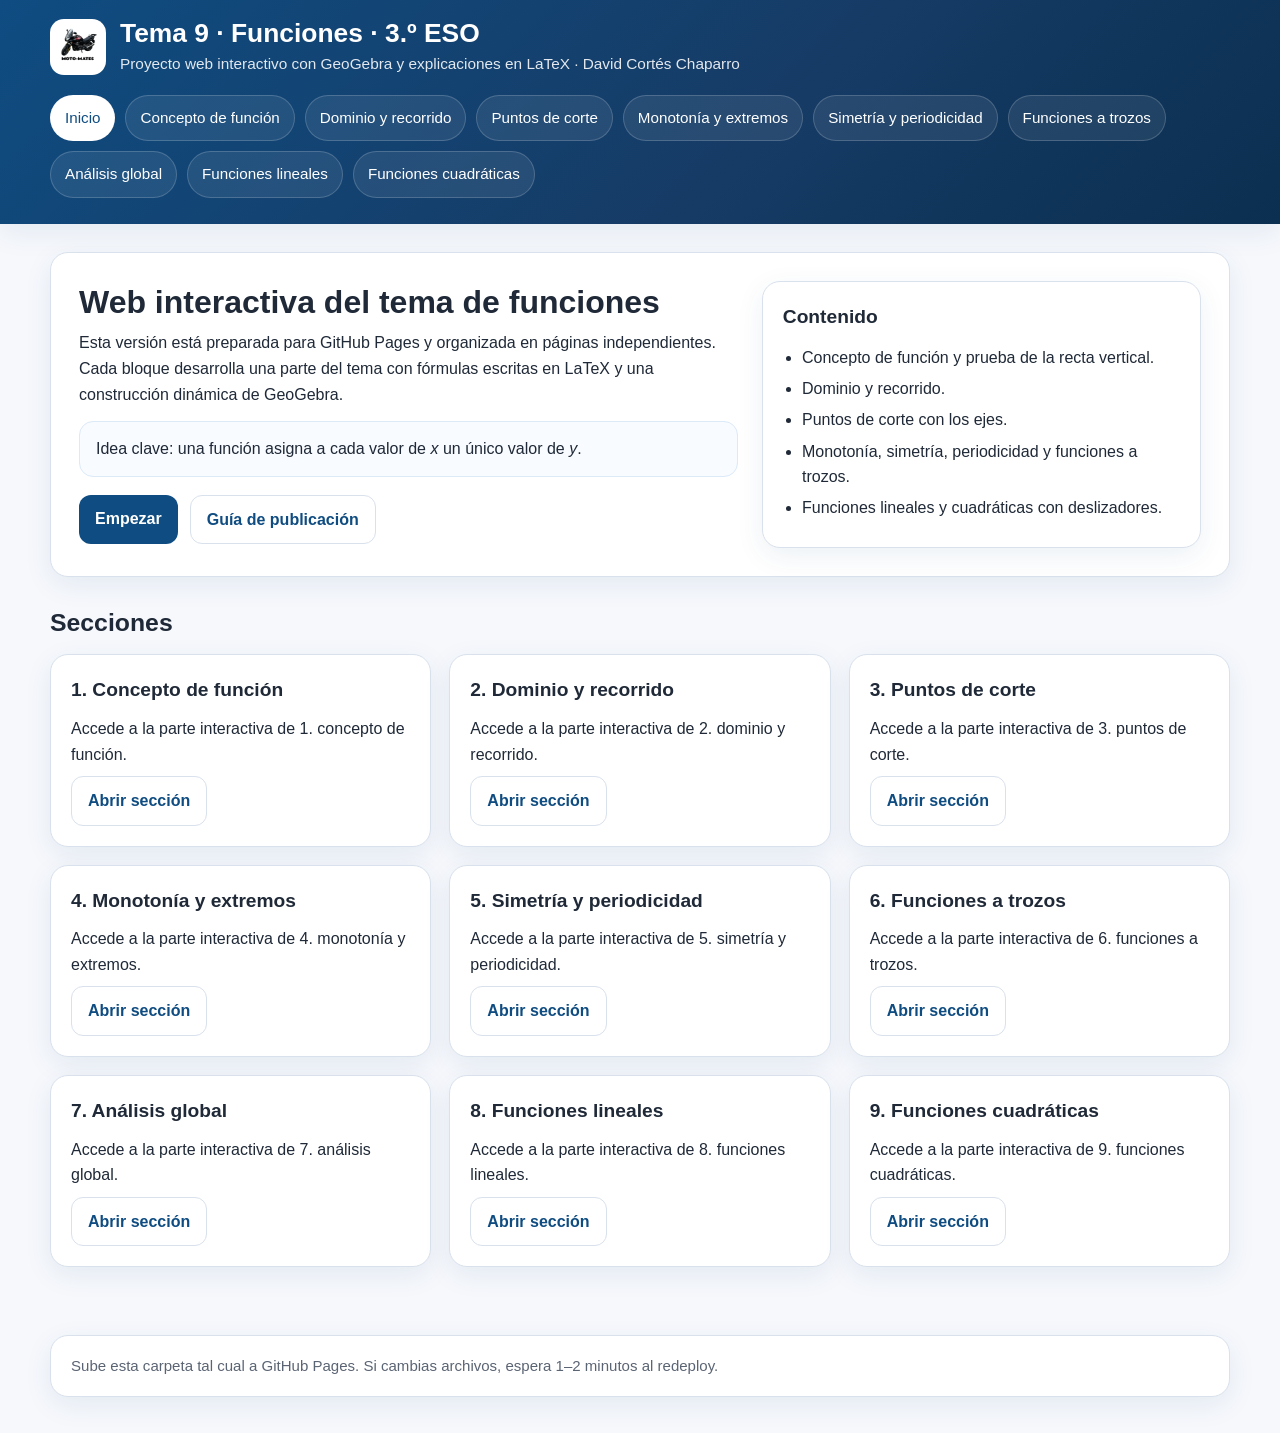
<file: index.html>
<!doctype html>
<html lang="es">
<head>
  <meta charset="utf-8">
  <meta name="viewport" content="width=device-width,initial-scale=1">
  <title>Tema 9 · Funciones · Web interactiva</title>
  <link rel="stylesheet" href="css/styles.css">
  
  
</head>
<body>
<header class="site-header">
  <div class="container">
    <div class="topbar">
      <div class="brand">
        <img src="assets/moto-mates.png" alt="Logo Moto-Mates">
        <div class="brand-text">
          <h1>Tema 9 · Funciones · 3.º ESO</h1>
          <p>Proyecto web interactivo con GeoGebra y explicaciones en LaTeX · David Cortés Chaparro</p>
        </div>
      </div>
      <nav class="nav"><a href="index.html" class="active">Inicio</a><a href="pages/concepto.html">Concepto de función</a><a href="pages/dominio.html">Dominio y recorrido</a><a href="pages/cortes.html">Puntos de corte</a><a href="pages/monotonia.html">Monotonía y extremos</a><a href="pages/simetria.html">Simetría y periodicidad</a><a href="pages/trozos.html">Funciones a trozos</a><a href="pages/analisis.html">Análisis global</a><a href="pages/lineales.html">Funciones lineales</a><a href="pages/cuadraticas.html">Funciones cuadráticas</a></nav>
    </div>
  </div>
</header>
<main>
<div class="container">
<section class="hero">
<div>
<h2>Web interactiva del tema de funciones</h2>
<p>Esta versión está preparada para GitHub Pages y organizada en páginas independientes. Cada bloque desarrolla una parte del tema con fórmulas escritas en LaTeX y una construcción dinámica de GeoGebra.</p>
<div class="math-box">Idea clave: una función asigna a cada valor de <em>x</em> un único valor de <em>y</em>.</div>
<div class="cta-row"><a class="button" href="pages/concepto.html">Empezar</a><a class="button secondary" href="README.md">Guía de publicación</a></div>
</div>
<div class="card"><h3>Contenido</h3><ul class="tip-list">
<li>Concepto de función y prueba de la recta vertical.</li>
<li>Dominio y recorrido.</li>
<li>Puntos de corte con los ejes.</li>
<li>Monotonía, simetría, periodicidad y funciones a trozos.</li>
<li>Funciones lineales y cuadráticas con deslizadores.</li>
</ul></div>
</section>
<h2 class="section-title">Secciones</h2>
<section class="grid cards-3"><article class="card"><h3>1. Concepto de función</h3><p>Accede a la parte interactiva de 1. concepto de función.</p><a class="button secondary" href="pages/concepto.html">Abrir sección</a></article><article class="card"><h3>2. Dominio y recorrido</h3><p>Accede a la parte interactiva de 2. dominio y recorrido.</p><a class="button secondary" href="pages/dominio.html">Abrir sección</a></article><article class="card"><h3>3. Puntos de corte</h3><p>Accede a la parte interactiva de 3. puntos de corte.</p><a class="button secondary" href="pages/cortes.html">Abrir sección</a></article><article class="card"><h3>4. Monotonía y extremos</h3><p>Accede a la parte interactiva de 4. monotonía y extremos.</p><a class="button secondary" href="pages/monotonia.html">Abrir sección</a></article><article class="card"><h3>5. Simetría y periodicidad</h3><p>Accede a la parte interactiva de 5. simetría y periodicidad.</p><a class="button secondary" href="pages/simetria.html">Abrir sección</a></article><article class="card"><h3>6. Funciones a trozos</h3><p>Accede a la parte interactiva de 6. funciones a trozos.</p><a class="button secondary" href="pages/trozos.html">Abrir sección</a></article><article class="card"><h3>7. Análisis global</h3><p>Accede a la parte interactiva de 7. análisis global.</p><a class="button secondary" href="pages/analisis.html">Abrir sección</a></article><article class="card"><h3>8. Funciones lineales</h3><p>Accede a la parte interactiva de 8. funciones lineales.</p><a class="button secondary" href="pages/lineales.html">Abrir sección</a></article><article class="card"><h3>9. Funciones cuadráticas</h3><p>Accede a la parte interactiva de 9. funciones cuadráticas.</p><a class="button secondary" href="pages/cuadraticas.html">Abrir sección</a></article></section></div></main><footer><div class="container"><div class="footer-box">Sube esta carpeta tal cual a GitHub Pages. Si cambias archivos, espera 1–2 minutos al redeploy.</div></div></footer></body></html>
</file>
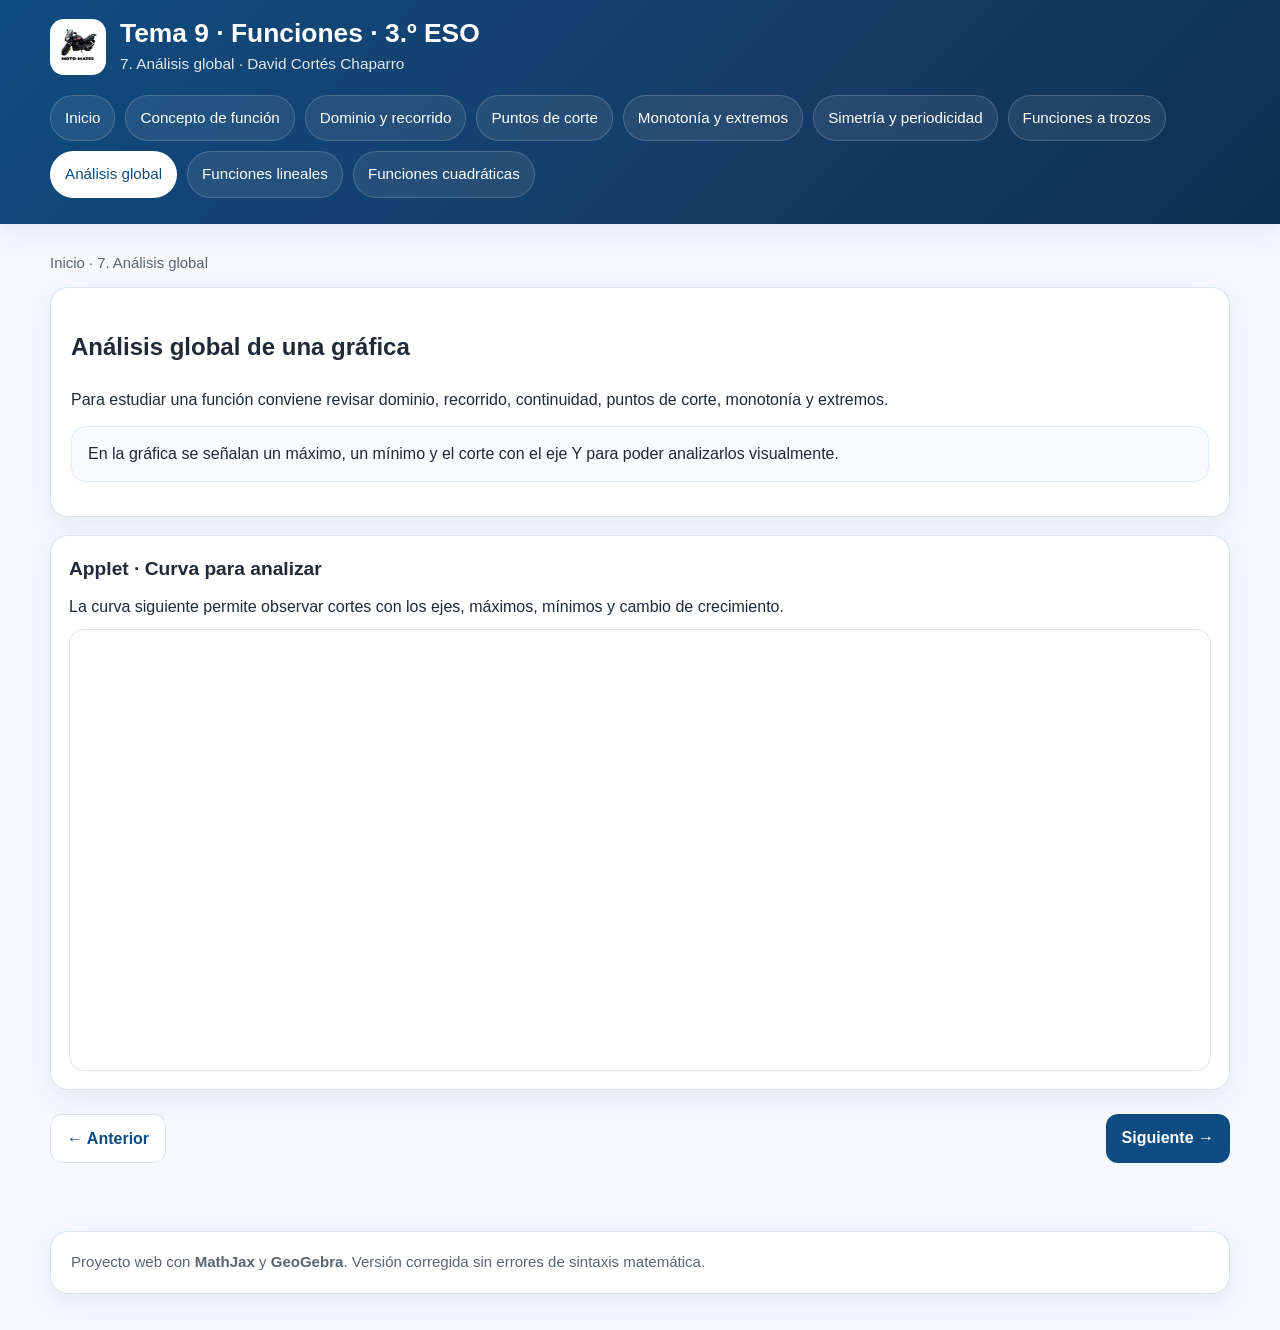
<file: pages/analisis.html>
<!doctype html>
<html lang="es"><head><meta charset="utf-8"><meta name="viewport" content="width=device-width,initial-scale=1"><title>7. Análisis global · Tema 9</title><link rel="stylesheet" href="../css/styles.css"><script src="https://www.geogebra.org/apps/deployggb.js"></script><script src="../js/ggb-helper.js"></script></head>
<body><header class="site-header"><div class="container"><div class="topbar"><div class="brand"><img src="../assets/moto-mates.png" alt="Logo Moto-Mates"><div class="brand-text"><h1>Tema 9 · Funciones · 3.º ESO</h1><p>7. Análisis global · David Cortés Chaparro</p></div></div><nav class="nav"><a href="../index.html">Inicio</a><a href="concepto.html">Concepto de función</a><a href="dominio.html">Dominio y recorrido</a><a href="cortes.html">Puntos de corte</a><a href="monotonia.html">Monotonía y extremos</a><a href="simetria.html">Simetría y periodicidad</a><a href="trozos.html">Funciones a trozos</a><a href="analisis.html" class="active">Análisis global</a><a href="lineales.html">Funciones lineales</a><a href="cuadraticas.html">Funciones cuadráticas</a></nav></div></div></header>
<main><div class="container"><div class="breadcrumbs"><a href="../index.html">Inicio</a> · 7. Análisis global</div>
<section class="card"><h2>Análisis global de una gráfica</h2><p>Para estudiar una función conviene revisar dominio, recorrido, continuidad, puntos de corte, monotonía y extremos.</p><div class="math-box">En la gráfica se señalan un máximo, un mínimo y el corte con el eje Y para poder analizarlos visualmente.</div></section>
<section class="ggb-card"><h3>Applet · Curva para analizar</h3><p>La curva siguiente permite observar cortes con los ejes, máximos, mínimos y cambio de crecimiento.</p><div class="ggb-wrap"><div id="ggb-analisis" class="ggb-container"></div></div></section>
<div class="page-nav"><a class="button secondary" href="trozos.html">← Anterior</a><a class="button" href="lineales.html">Siguiente →</a></div></div></main>
<footer><div class="container"><div class="footer-box">Proyecto web con <strong>MathJax</strong> y <strong>GeoGebra</strong>. Versión corregida sin errores de sintaxis matemática.</div></div></footer>
<script>
createApplet('ggb-analisis', api => {
  setAxes(api,-3,6,-4,5);
  safeEval(api,['f(x)=0.2*(x+1)*(x-2)*(x-5)+1','M=Extremum(f,-2,2)','N=Extremum(f,2,5)','Y=(0,f(0))']);
  styleLine(api,'f',15,76,129,6);
  stylePoint(api,'M',220,38,38,7);
  stylePoint(api,'N',245,158,11,7);
  stylePoint(api,'Y',45,180,90,6);
  hideLabels(api,['f']);
  showLabels(api,['M','N','Y']);
});
</script>
</body></html>
</file>
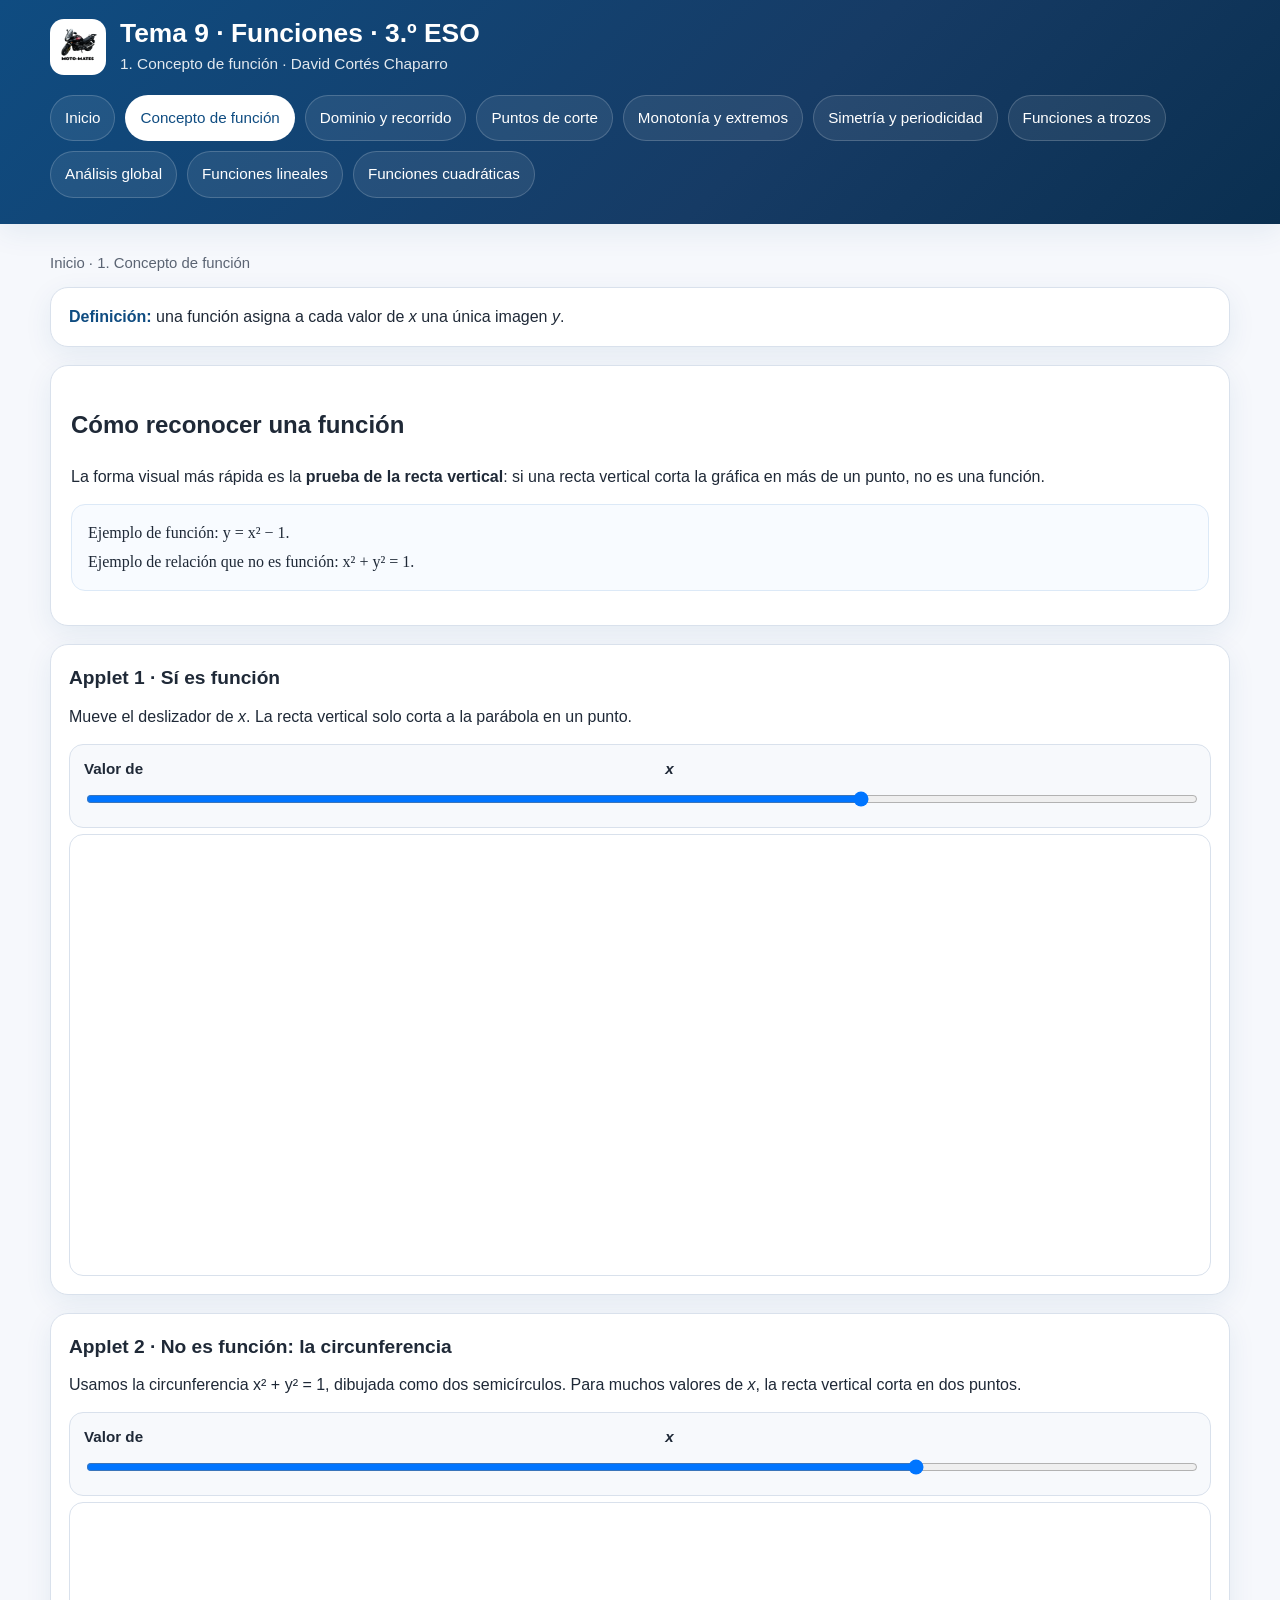
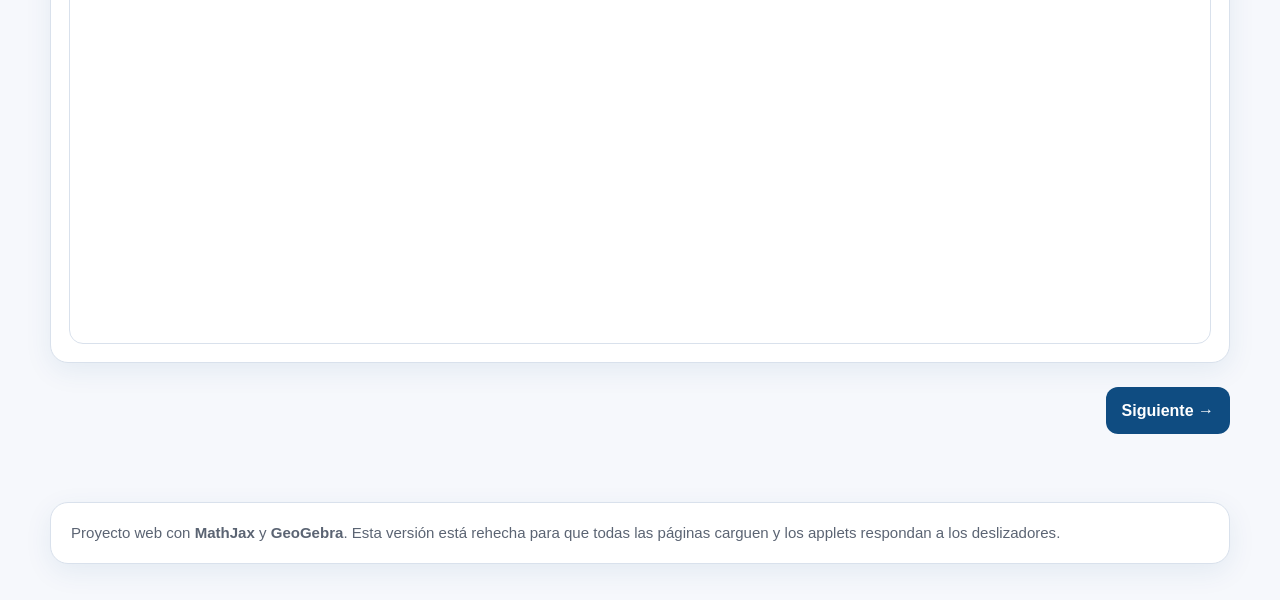
<file: pages/concepto.html>
<!doctype html>
<html lang="es">
<head>
  <meta charset="utf-8">
  <meta name="viewport" content="width=device-width,initial-scale=1">
  <title>1. Concepto de función · Tema 9</title>
  <link rel="stylesheet" href="../css/styles.css">
  
  
  <script src="https://www.geogebra.org/apps/deployggb.js"></script>
  <script src="../js/ggb-helper.js"></script>
</head>
<body>
<header class="site-header">
  <div class="container">
    <div class="topbar">
      <div class="brand">
        <img src="../assets/moto-mates.png" alt="Logo Moto-Mates">
        <div class="brand-text">
          <h1>Tema 9 · Funciones · 3.º ESO</h1>
          <p>1. Concepto de función · David Cortés Chaparro</p>
        </div>
      </div>
      <nav class="nav">
        <a href="../index.html">Inicio</a><a href="concepto.html" class="active">Concepto de función</a><a href="dominio.html" class="">Dominio y recorrido</a><a href="cortes.html" class="">Puntos de corte</a><a href="monotonia.html" class="">Monotonía y extremos</a><a href="simetria.html" class="">Simetría y periodicidad</a><a href="trozos.html" class="">Funciones a trozos</a><a href="analisis.html" class="">Análisis global</a><a href="lineales.html" class="">Funciones lineales</a><a href="cuadraticas.html" class="">Funciones cuadráticas</a>
      </nav>
    </div>
  </div>
</header>
<main>
  <div class="container">
    <div class="breadcrumbs"><a href="../index.html">Inicio</a> · 1. Concepto de función</div>
    
<section class="notice"><strong>Definición:</strong> una función asigna a cada valor de <em>x</em> una única imagen <em>y</em>.</section>
<section class="card"><h2>Cómo reconocer una función</h2><p>La forma visual más rápida es la <strong>prueba de la recta vertical</strong>: si una recta vertical corta la gráfica en más de un punto, no es una función.</p><div class="math-box formula-block">Ejemplo de función: y = x² − 1.<br>Ejemplo de relación que no es función: x² + y² = 1.</div></section>
<section class="ggb-card"><h3>Applet 1 · Sí es función</h3><p>Mueve el deslizador de <em>x</em>. La recta vertical solo corta a la parábola en un punto.</p>
<div class="controls"><div class="control"><label>Valor de <em>x</em> <span id="func-x-value"></span></label><input id="func-x" type="range" min="-2.5" max="2.5" step="0.1" value="1"></div></div>
<div class="ggb-wrap"><div id="ggb-funcion" class="ggb-container"></div></div></section>
<section class="ggb-card"><h3>Applet 2 · No es función: la circunferencia</h3><p>Usamos la circunferencia x² + y² = 1, dibujada como dos semicírculos. Para muchos valores de <em>x</em>, la recta vertical corta en dos puntos.</p>
<div class="controls"><div class="control"><label>Valor de <em>x</em> <span id="circ-x-value"></span></label><input id="circ-x" type="range" min="-1" max="1" step="0.01" value="0.5"></div></div>
<div class="ggb-wrap"><div id="ggb-circulo" class="ggb-container"></div></div></section>

    <div class="page-nav"><span></span><a class="button" href="dominio.html">Siguiente →</a></div>
  </div>
</main>
<footer>
  <div class="container"><div class="footer-box">Proyecto web con <strong>MathJax</strong> y <strong>GeoGebra</strong>. Esta versión está rehecha para que todas las páginas carguen y los applets respondan a los deslizadores.</div></div>
</footer>
<script>

let appFuncion, appCirculo;
createApplet("ggb-funcion", api => {
  appFuncion = api;
  setAxes(api, -5, 5, -4, 8);
  safeEval(api, ["t=1","f(x)=x^2-1","r: x=t","A=(t,f(t))"]);
  styleLine(api,"f",15,76,129,6); styleLine(api,"r",220,38,38,4,1); stylePoint(api,"A",245,158,11,6); hideLabels(api,["f","r"]);
});
createApplet("ggb-circulo", api => {
  appCirculo = api;
  setAxes(api, -1.5, 1.5, -1.5, 1.5);
  safeEval(api,["uCirc=0.5","cSup(x)=sqrt(1-x^2)","cInf(x)=-sqrt(1-x^2)","s: x=uCirc","A=(uCirc,sqrt(1-uCirc^2))","B=(uCirc,-sqrt(1-uCirc^2))"]);
  styleLine(api,"cSup",15,76,129,6); styleLine(api,"cInf",15,76,129,6); styleLine(api,"s",220,38,38,4,1); stylePoint(api,"A",245,158,11,6); stylePoint(api,"B",245,158,11,6); hideLabels(api,["cSup","cInf","s"]);
});
bindRange("func-x","func-x-value", value => { if(appFuncion) safeSetNumeric(appFuncion,"t",value); }, 1);
bindRange("circ-x","circ-x-value", value => { if(appCirculo) safeSetNumeric(appCirculo,"uCirc",value); }, 2);

</script>
</body></html>
</file>
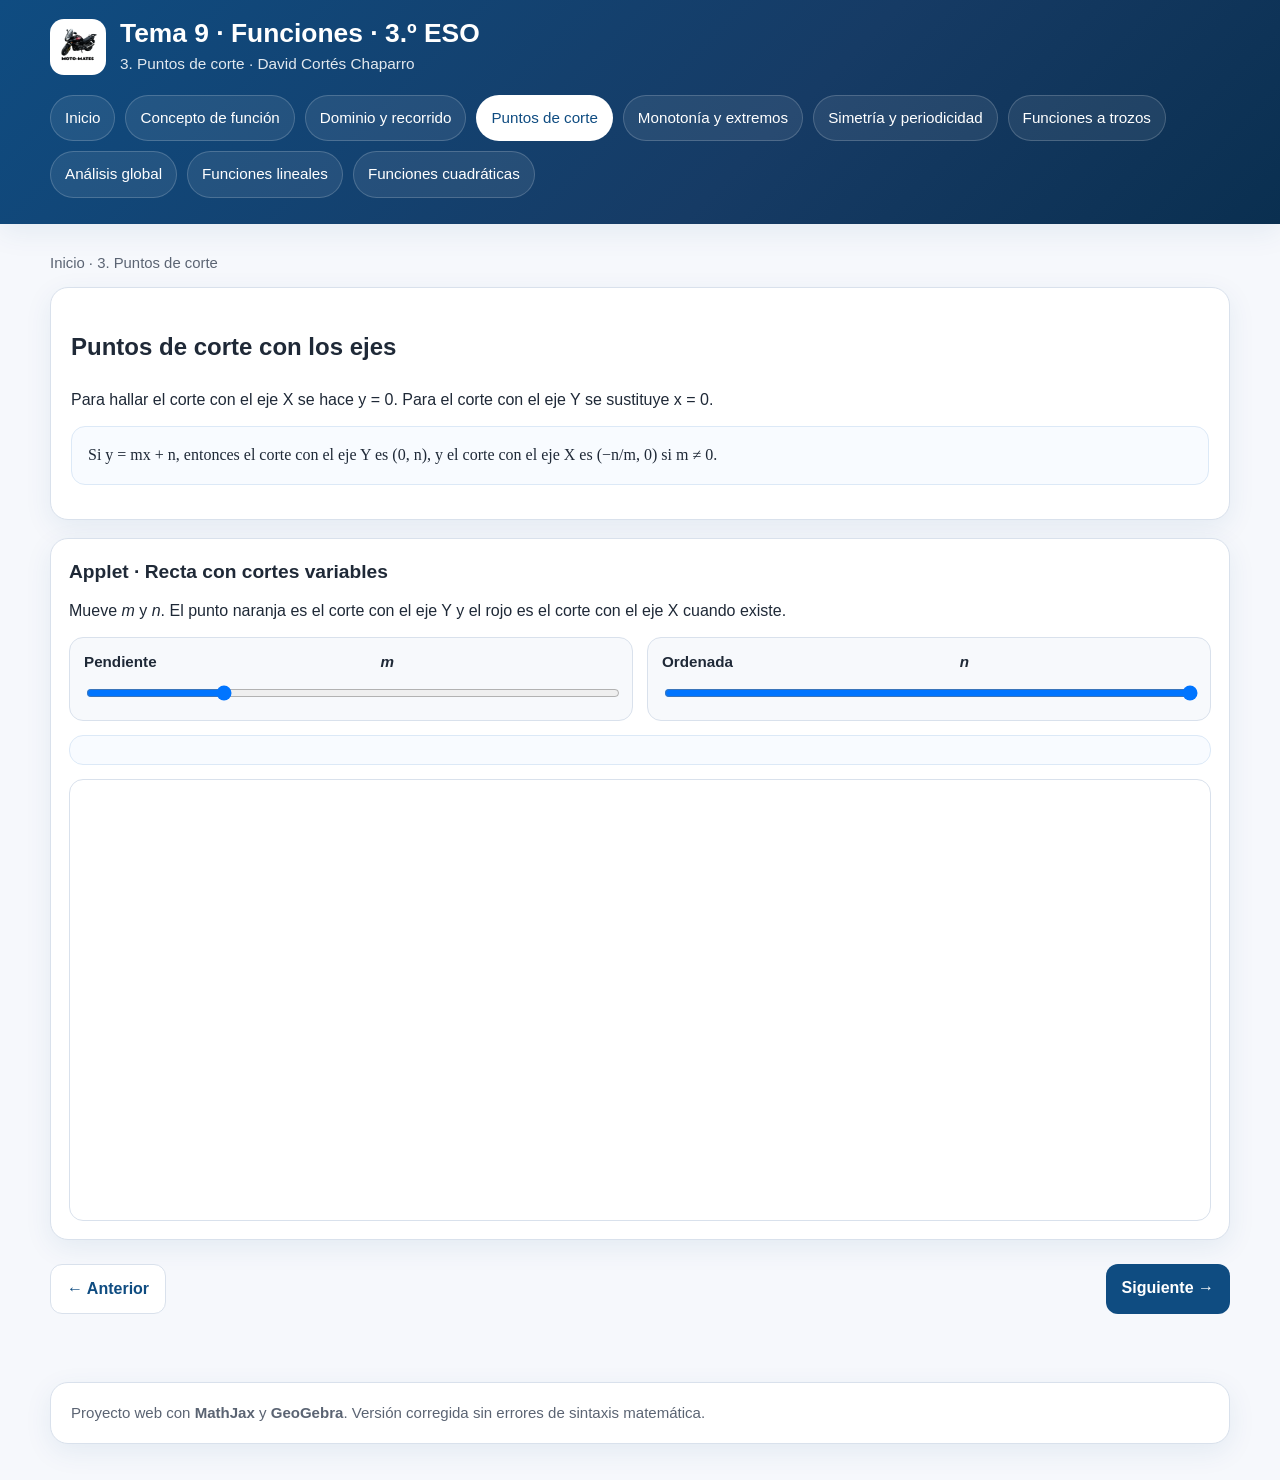
<file: pages/cortes.html>
<!doctype html>
<html lang="es">
<head>
  <meta charset="utf-8">
  <meta name="viewport" content="width=device-width,initial-scale=1">
  <title>3. Puntos de corte · Tema 9</title>
  <link rel="stylesheet" href="../css/styles.css">
  
  
  <script src="https://www.geogebra.org/apps/deployggb.js"></script>
  <script src="../js/ggb-helper.js"></script>
</head>
<body>
<header class="site-header"><div class="container"><div class="topbar"><div class="brand"><img src="../assets/moto-mates.png" alt="Logo Moto-Mates"><div class="brand-text"><h1>Tema 9 · Funciones · 3.º ESO</h1><p>3. Puntos de corte · David Cortés Chaparro</p></div></div><nav class="nav"><a href="../index.html">Inicio</a><a href="concepto.html">Concepto de función</a><a href="dominio.html">Dominio y recorrido</a><a href="cortes.html" class="active">Puntos de corte</a><a href="monotonia.html">Monotonía y extremos</a><a href="simetria.html">Simetría y periodicidad</a><a href="trozos.html">Funciones a trozos</a><a href="analisis.html">Análisis global</a><a href="lineales.html">Funciones lineales</a><a href="cuadraticas.html">Funciones cuadráticas</a></nav></div></div></header>
<main><div class="container"><div class="breadcrumbs"><a href="../index.html">Inicio</a> · 3. Puntos de corte</div>
<section class="card"><h2>Puntos de corte con los ejes</h2><p>Para hallar el corte con el eje X se hace y = 0. Para el corte con el eje Y se sustituye x = 0.</p><div class="math-box formula-block">Si y = mx + n, entonces el corte con el eje Y es (0, n), y el corte con el eje X es (−n/m, 0) si m ≠ 0.</div></section>
<section class="ggb-card"><h3>Applet · Recta con cortes variables</h3><p>Mueve <em>m</em> y <em>n</em>. El punto naranja es el corte con el eje Y y el rojo es el corte con el eje X cuando existe.</p><div class="controls"><div class="control"><label>Pendiente <em>m</em> <span id="cut-m-value"></span></label><input id="cut-m" type="range" min="-4" max="4" step="0.1" value="-2"></div><div class="control"><label>Ordenada <em>n</em> <span id="cut-n-value"></span></label><input id="cut-n" type="range" min="-6" max="6" step="0.1" value="6"></div></div><div class="math-box" id="cut-formula"></div><div class="ggb-wrap"><div id="ggb-cortes" class="ggb-container"></div></div></section>
<div class="page-nav"><a class="button secondary" href="dominio.html">← Anterior</a><a class="button" href="monotonia.html">Siguiente →</a></div></div></main>
<footer><div class="container"><div class="footer-box">Proyecto web con <strong>MathJax</strong> y <strong>GeoGebra</strong>. Versión corregida sin errores de sintaxis matemática.</div></div></footer>
<script>
let appCut;
function updateCutFormula(){
  const m=Number(document.getElementById('cut-m').value);
  const n=Number(document.getElementById('cut-n').value);
  const sign=n>=0?'+':'';
  const xcut = Math.abs(m) > 1e-9 ? (-n/m).toFixed(2) : 'no existe';
  document.getElementById('cut-formula').innerHTML = `Recta: <span class="formula">y = ${m.toFixed(1)}x${sign}${n.toFixed(1)}</span>. Corte en Y: <span class="formula">(0, ${n.toFixed(1)})</span>. Corte en X: ${Math.abs(m)>1e-9 ? `<span class="formula">(${xcut}, 0)</span>` : 'no existe'}.`;
}
createApplet('ggb-cortes', api => {
  appCut=api;
  setAxes(api,-8,8,-8,8);
  safeEval(api,['mCut=-2','nCut=6','f(x)=mCut*x+nCut','A=(0,nCut)','B=If(mCut!=0,(-nCut/mCut,0),(NaN,NaN))']);
  styleLine(api,'f',15,76,129,6);
  stylePoint(api,'A',245,158,11,6);
  stylePoint(api,'B',220,38,38,6);
  hideLabels(api,['f']);
  showLabels(api,['A','B']);
});
bindRange('cut-m','cut-m-value', value => { if(appCut) safeSetNumeric(appCut,'mCut',value); updateCutFormula(); },1);
bindRange('cut-n','cut-n-value', value => { if(appCut) safeSetNumeric(appCut,'nCut',value); updateCutFormula(); },1);
</script>
</body></html>
</file>
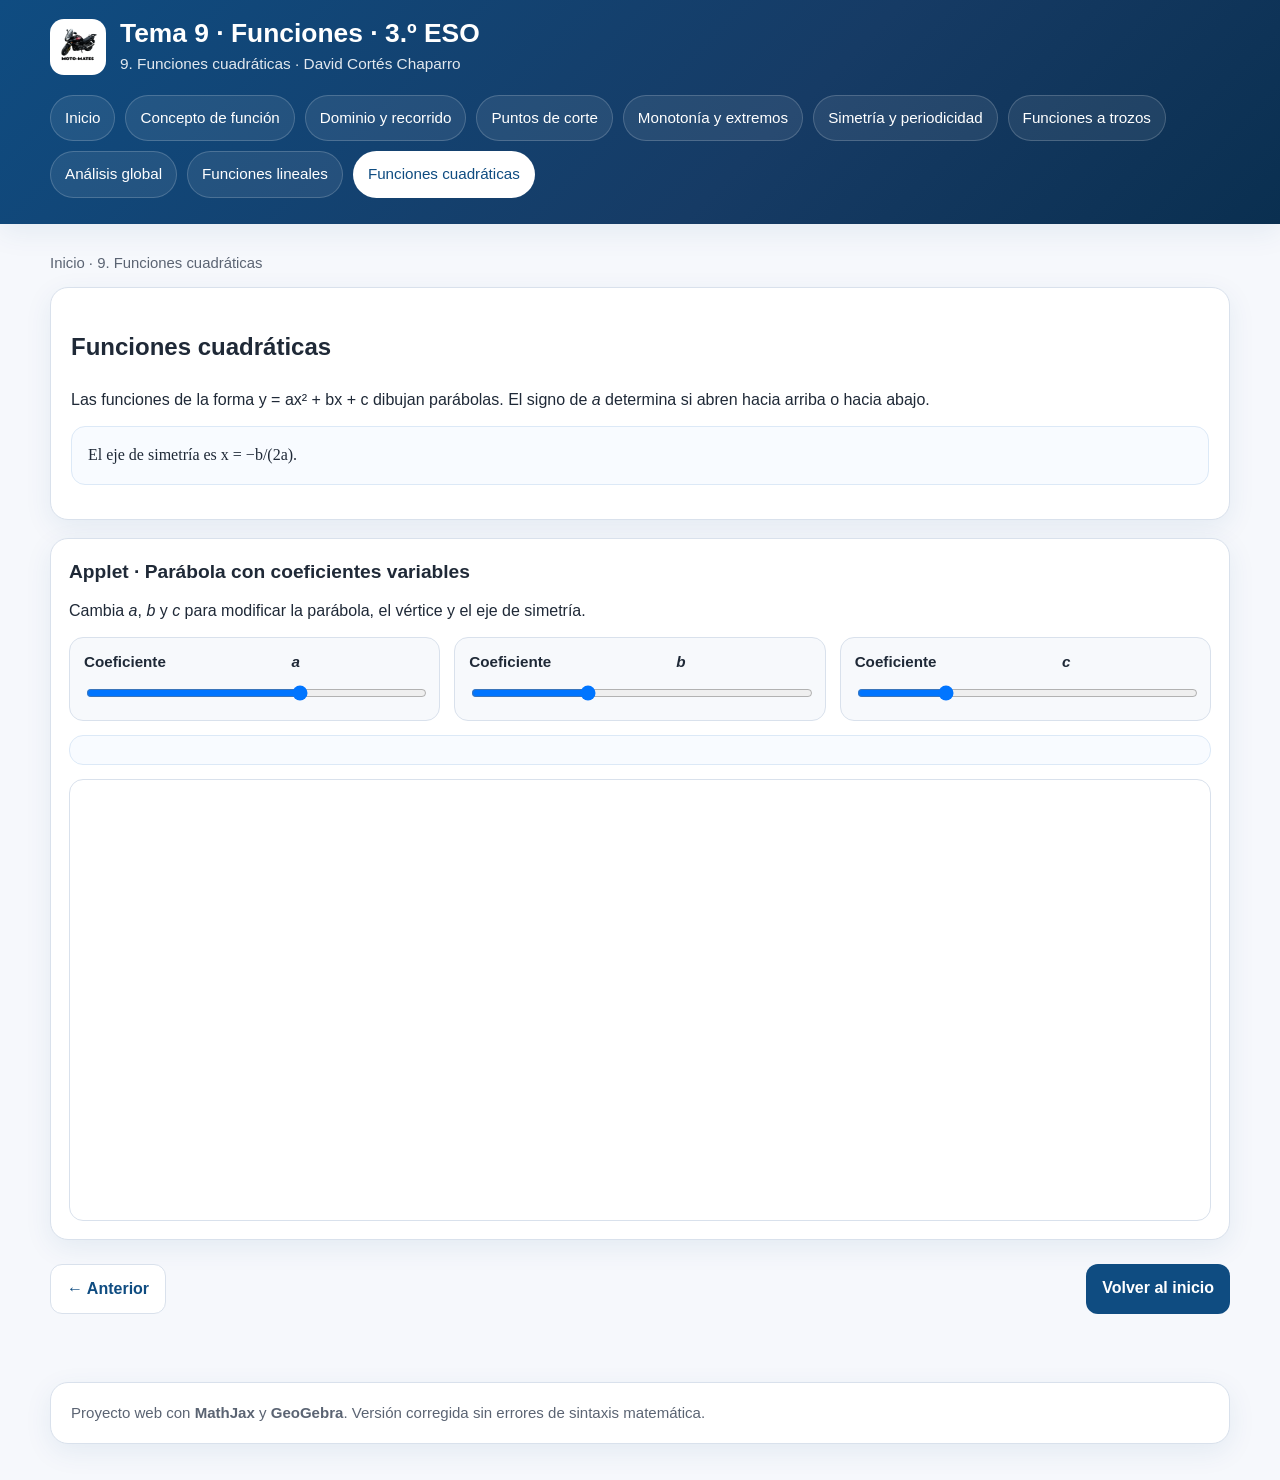
<file: pages/cuadraticas.html>
<!doctype html>
<html lang="es"><head><meta charset="utf-8"><meta name="viewport" content="width=device-width,initial-scale=1"><title>9. Funciones cuadráticas · Tema 9</title><link rel="stylesheet" href="../css/styles.css"><script src="https://www.geogebra.org/apps/deployggb.js"></script><script src="../js/ggb-helper.js"></script></head>
<body><header class="site-header"><div class="container"><div class="topbar"><div class="brand"><img src="../assets/moto-mates.png" alt="Logo Moto-Mates"><div class="brand-text"><h1>Tema 9 · Funciones · 3.º ESO</h1><p>9. Funciones cuadráticas · David Cortés Chaparro</p></div></div><nav class="nav"><a href="../index.html">Inicio</a><a href="concepto.html">Concepto de función</a><a href="dominio.html">Dominio y recorrido</a><a href="cortes.html">Puntos de corte</a><a href="monotonia.html">Monotonía y extremos</a><a href="simetria.html">Simetría y periodicidad</a><a href="trozos.html">Funciones a trozos</a><a href="analisis.html">Análisis global</a><a href="lineales.html">Funciones lineales</a><a href="cuadraticas.html" class="active">Funciones cuadráticas</a></nav></div></div></header>
<main><div class="container"><div class="breadcrumbs"><a href="../index.html">Inicio</a> · 9. Funciones cuadráticas</div>
<section class="card"><h2>Funciones cuadráticas</h2><p>Las funciones de la forma y = ax² + bx + c dibujan parábolas. El signo de <em>a</em> determina si abren hacia arriba o hacia abajo.</p><div class="math-box formula-block">El eje de simetría es x = −b/(2a).</div></section>
<section class="ggb-card"><h3>Applet · Parábola con coeficientes variables</h3><p>Cambia <em>a</em>, <em>b</em> y <em>c</em> para modificar la parábola, el vértice y el eje de simetría.</p><div class="controls"><div class="control"><label>Coeficiente <em>a</em> <span id="qa-value"></span></label><input id="qa" type="range" min="-3" max="3" step="0.1" value="0.8"></div><div class="control"><label>Coeficiente <em>b</em> <span id="qb-value"></span></label><input id="qb" type="range" min="-6" max="6" step="0.1" value="-2"></div><div class="control"><label>Coeficiente <em>c</em> <span id="qc-value"></span></label><input id="qc" type="range" min="-6" max="6" step="0.1" value="-3"></div></div><div class="math-box" id="quad-formula"></div><div class="ggb-wrap"><div id="ggb-quad" class="ggb-container"></div></div></section>
<div class="page-nav"><a class="button secondary" href="lineales.html">← Anterior</a><a class="button" href="../index.html">Volver al inicio</a></div></div></main>
<footer><div class="container"><div class="footer-box">Proyecto web con <strong>MathJax</strong> y <strong>GeoGebra</strong>. Versión corregida sin errores de sintaxis matemática.</div></div></footer>
<script>
let appQuad;
function updateQuadFormula(){
  const a=Number(document.getElementById('qa').value);
  const b=Number(document.getElementById('qb').value);
  const c=Number(document.getElementById('qc').value);
  const s1=b>=0?'+':'';
  const s2=c>=0?'+':'';
  const eje = Math.abs(a)>1e-9 ? (-b/(2*a)).toFixed(2) : 'no existe';
  document.getElementById('quad-formula').innerHTML = `Parábola: <span class="formula">y = ${a.toFixed(1)}x²${s1}${b.toFixed(1)}x${s2}${c.toFixed(1)}</span>. Eje: ${Math.abs(a)>1e-9 ? `<span class="formula">x = ${eje}</span>` : 'no existe'}.`;
}
createApplet('ggb-quad', api => {
  appQuad=api;
  setAxes(api,-7,7,-8,8);
  safeEval(api,['aCoef=0.8','bCoef=-2','cCoef=-3','f(x)=aCoef*x^2+bCoef*x+cCoef','V=Extremum(f)','eje: x=x(V)','Y=(0,cCoef)']);
  styleLine(api,'f',15,76,129,6);
  styleLine(api,'eje',220,38,38,3,1);
  stylePoint(api,'V',45,180,90,7);
  stylePoint(api,'Y',245,158,11,6);
  hideLabels(api,['f','eje']);
  showLabels(api,['V','Y']);
});
bindRange('qa','qa-value', value => { if(appQuad) safeSetNumeric(appQuad,'aCoef',value); updateQuadFormula(); },1);
bindRange('qb','qb-value', value => { if(appQuad) safeSetNumeric(appQuad,'bCoef',value); updateQuadFormula(); },1);
bindRange('qc','qc-value', value => { if(appQuad) safeSetNumeric(appQuad,'cCoef',value); updateQuadFormula(); },1);
</script>
</body></html>
</file>
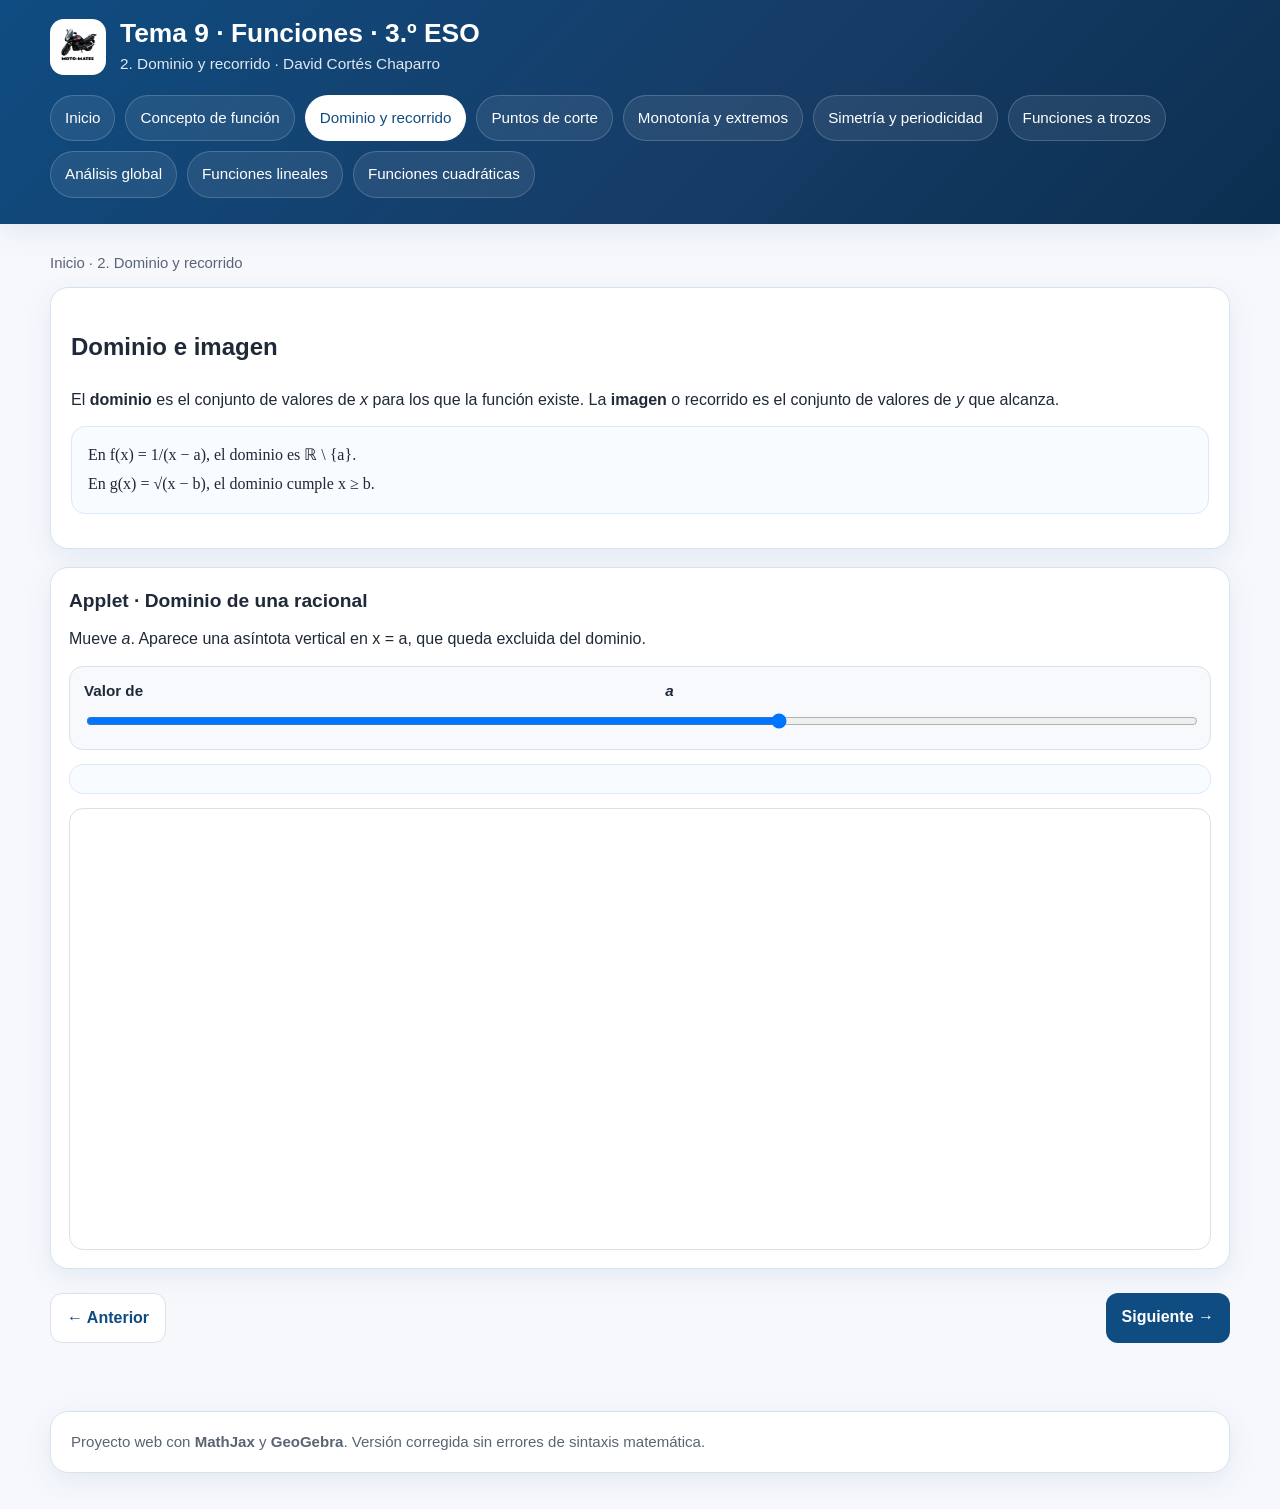
<file: pages/dominio.html>
<!doctype html>
<html lang="es">
<head>
  <meta charset="utf-8">
  <meta name="viewport" content="width=device-width,initial-scale=1">
  <title>2. Dominio y recorrido · Tema 9</title>
  <link rel="stylesheet" href="../css/styles.css">
  
  
  <script src="https://www.geogebra.org/apps/deployggb.js"></script>
  <script src="../js/ggb-helper.js"></script>
</head>
<body>
<header class="site-header">
  <div class="container">
    <div class="topbar">
      <div class="brand">
        <img src="../assets/moto-mates.png" alt="Logo Moto-Mates">
        <div class="brand-text">
          <h1>Tema 9 · Funciones · 3.º ESO</h1>
          <p>2. Dominio y recorrido · David Cortés Chaparro</p>
        </div>
      </div>
      <nav class="nav">
        <a href="../index.html">Inicio</a><a href="concepto.html">Concepto de función</a><a href="dominio.html" class="active">Dominio y recorrido</a><a href="cortes.html">Puntos de corte</a><a href="monotonia.html">Monotonía y extremos</a><a href="simetria.html">Simetría y periodicidad</a><a href="trozos.html">Funciones a trozos</a><a href="analisis.html">Análisis global</a><a href="lineales.html">Funciones lineales</a><a href="cuadraticas.html">Funciones cuadráticas</a>
      </nav>
    </div>
  </div>
</header>
<main>
  <div class="container">
    <div class="breadcrumbs"><a href="../index.html">Inicio</a> · 2. Dominio y recorrido</div>
    <section class="card">
      <h2>Dominio e imagen</h2>
      <p>El <strong>dominio</strong> es el conjunto de valores de <em>x</em> para los que la función existe. La <strong>imagen</strong> o recorrido es el conjunto de valores de <em>y</em> que alcanza.</p>
      <div class="math-box formula-block">En f(x) = 1/(x − a), el dominio es ℝ \ {a}.<br>En g(x) = √(x − b), el dominio cumple x ≥ b.</div>
    </section>
    <section class="ggb-card">
      <h3>Applet · Dominio de una racional</h3>
      <p>Mueve <em>a</em>. Aparece una asíntota vertical en x = a, que queda excluida del dominio.</p>
      <div class="controls"><div class="control"><label>Valor de <em>a</em> <span id="dom-a-value"></span></label><input id="dom-a" type="range" min="-4" max="4" step="0.5" value="1"></div></div>
      <div class="math-box" id="dom-text"></div>
      <div class="ggb-wrap"><div id="ggb-dom" class="ggb-container"></div></div>
    </section>
    <div class="page-nav"><a class="button secondary" href="concepto.html">← Anterior</a><a class="button" href="cortes.html">Siguiente →</a></div>
  </div>
</main>
<footer><div class="container"><div class="footer-box">Proyecto web con <strong>MathJax</strong> y <strong>GeoGebra</strong>. Versión corregida sin errores de sintaxis matemática.</div></div></footer>
<script>
let appDom;
function updateDomText(){
  const a=Number(document.getElementById('dom-a').value);
  document.getElementById('dom-text').innerHTML = `Función: <span class="formula">f(x) = 1/(x - ${a})</span>. Dominio: <span class="formula">ℝ \ {${a}}</span>.`;
}
createApplet('ggb-dom', api => {
  appDom=api;
  setAxes(api,-6,6,-6,6);
  safeEval(api,['aDom=1','f(x)=1/(x-aDom)','v: x=aDom']);
  styleLine(api,'f',15,76,129,6);
  styleLine(api,'v',220,38,38,4,1);
  hideLabels(api,['f','v']);
});
bindRange('dom-a','dom-a-value', value => { if(appDom) safeSetNumeric(appDom,'aDom',value); updateDomText(); },1);
</script>
</body></html>
</file>
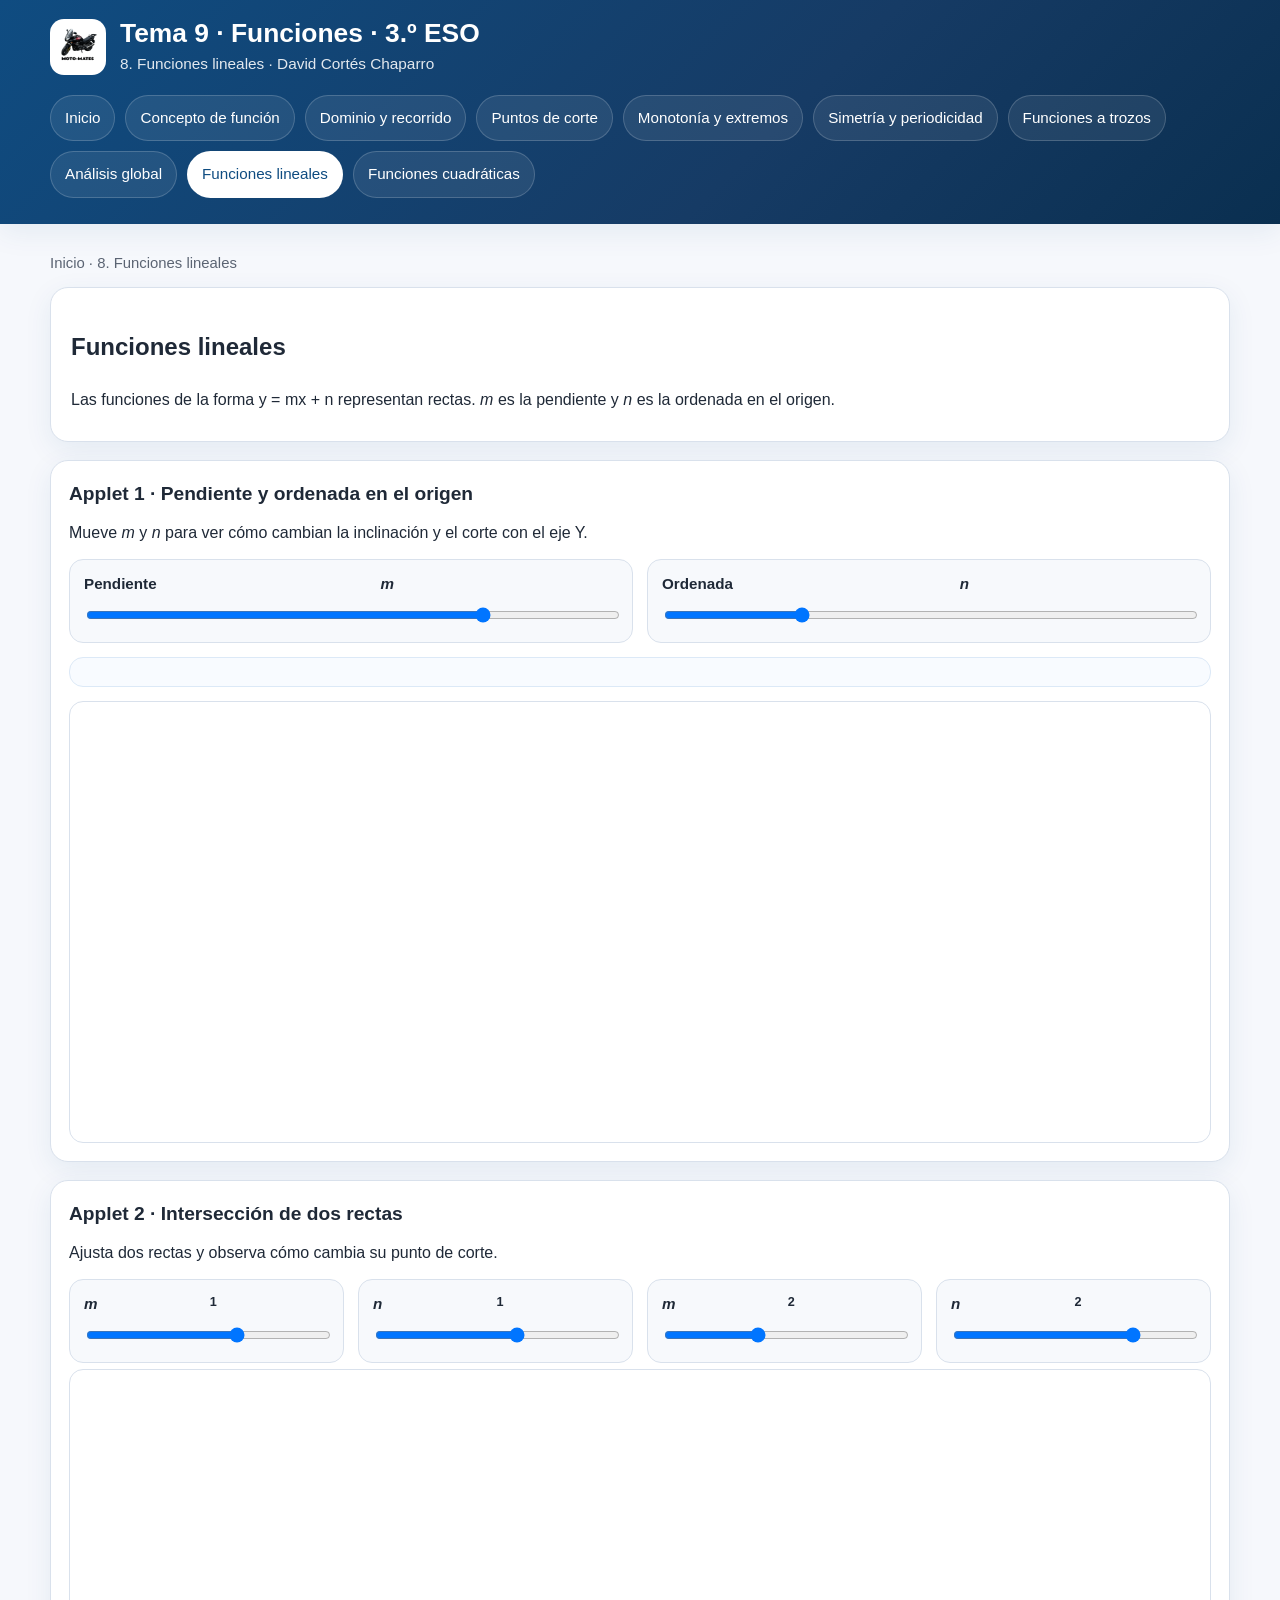
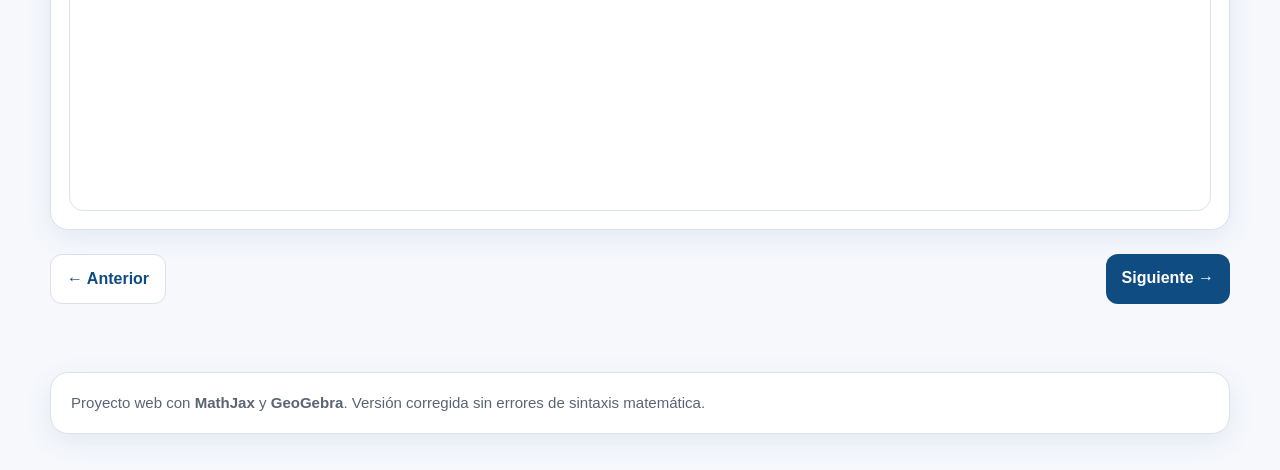
<file: pages/lineales.html>
<!doctype html>
<html lang="es"><head><meta charset="utf-8"><meta name="viewport" content="width=device-width,initial-scale=1"><title>8. Funciones lineales · Tema 9</title><link rel="stylesheet" href="../css/styles.css"><script src="https://www.geogebra.org/apps/deployggb.js"></script><script src="../js/ggb-helper.js"></script></head>
<body><header class="site-header"><div class="container"><div class="topbar"><div class="brand"><img src="../assets/moto-mates.png" alt="Logo Moto-Mates"><div class="brand-text"><h1>Tema 9 · Funciones · 3.º ESO</h1><p>8. Funciones lineales · David Cortés Chaparro</p></div></div><nav class="nav"><a href="../index.html">Inicio</a><a href="concepto.html">Concepto de función</a><a href="dominio.html">Dominio y recorrido</a><a href="cortes.html">Puntos de corte</a><a href="monotonia.html">Monotonía y extremos</a><a href="simetria.html">Simetría y periodicidad</a><a href="trozos.html">Funciones a trozos</a><a href="analisis.html">Análisis global</a><a href="lineales.html" class="active">Funciones lineales</a><a href="cuadraticas.html">Funciones cuadráticas</a></nav></div></div></header>
<main><div class="container"><div class="breadcrumbs"><a href="../index.html">Inicio</a> · 8. Funciones lineales</div>
<section class="card"><h2>Funciones lineales</h2><p>Las funciones de la forma y = mx + n representan rectas. <em>m</em> es la pendiente y <em>n</em> es la ordenada en el origen.</p></section>
<section class="ggb-card"><h3>Applet 1 · Pendiente y ordenada en el origen</h3><p>Mueve <em>m</em> y <em>n</em> para ver cómo cambian la inclinación y el corte con el eje Y.</p><div class="controls"><div class="control"><label>Pendiente <em>m</em> <span id="lin-m-value"></span></label><input id="lin-m" type="range" min="-4" max="4" step="0.1" value="2"></div><div class="control"><label>Ordenada <em>n</em> <span id="lin-n-value"></span></label><input id="lin-n" type="range" min="-6" max="6" step="0.1" value="-3"></div></div><div class="math-box" id="lin-formula"></div><div class="ggb-wrap"><div id="ggb-lineal" class="ggb-container"></div></div></section>
<section class="ggb-card"><h3>Applet 2 · Intersección de dos rectas</h3><p>Ajusta dos rectas y observa cómo cambia su punto de corte.</p><div class="controls"><div class="control"><label><em>m</em><sub>1</sub> <span id="r1m-value"></span></label><input id="r1m" type="range" min="-4" max="4" step="0.1" value="1"></div><div class="control"><label><em>n</em><sub>1</sub> <span id="r1n-value"></span></label><input id="r1n" type="range" min="-6" max="6" step="0.1" value="1"></div><div class="control"><label><em>m</em><sub>2</sub> <span id="r2m-value"></span></label><input id="r2m" type="range" min="-4" max="4" step="0.1" value="-1"></div><div class="control"><label><em>n</em><sub>2</sub> <span id="r2n-value"></span></label><input id="r2n" type="range" min="-6" max="6" step="0.1" value="3"></div></div><div class="ggb-wrap"><div id="ggb-interseccion" class="ggb-container"></div></div></section>
<div class="page-nav"><a class="button secondary" href="analisis.html">← Anterior</a><a class="button" href="cuadraticas.html">Siguiente →</a></div></div></main>
<footer><div class="container"><div class="footer-box">Proyecto web con <strong>MathJax</strong> y <strong>GeoGebra</strong>. Versión corregida sin errores de sintaxis matemática.</div></div></footer>
<script>
let appLineal, appInter;
function updateLinFormula(){ const m=Number(document.getElementById('lin-m').value); const n=Number(document.getElementById('lin-n').value); const sign=n>=0?'+':''; document.getElementById('lin-formula').innerHTML=`Recta: <span class="formula">y = ${m.toFixed(1)}x${sign}${n.toFixed(1)}</span>.`; }
createApplet('ggb-lineal', api => { appLineal=api; setAxes(api,-8,8,-8,8); safeEval(api,['mCoef=2','nCoef=-3','f(x)=mCoef*x+nCoef','A=(0,nCoef)']); styleLine(api,'f',15,76,129,6); stylePoint(api,'A',245,158,11,6); hideLabels(api,['f']); showLabels(api,['A']); });
createApplet('ggb-interseccion', api => { appInter=api; setAxes(api,-8,8,-8,8); safeEval(api,['r1mCoef=1','r1nCoef=1','r2mCoef=-1','r2nCoef=3','f(x)=r1mCoef*x+r1nCoef','g(x)=r2mCoef*x+r2nCoef','P=Intersect(f,g)']); styleLine(api,'f',15,76,129,6); styleLine(api,'g',220,38,38,6); stylePoint(api,'P',245,158,11,6); hideLabels(api,['f','g']); showLabels(api,['P']); });
bindRange('lin-m','lin-m-value', value => { if(appLineal) safeSetNumeric(appLineal,'mCoef',value); updateLinFormula(); },1);
bindRange('lin-n','lin-n-value', value => { if(appLineal) safeSetNumeric(appLineal,'nCoef',value); updateLinFormula(); },1);
bindRange('r1m','r1m-value', value => { if(appInter) safeSetNumeric(appInter,'r1mCoef',value); },1);
bindRange('r1n','r1n-value', value => { if(appInter) safeSetNumeric(appInter,'r1nCoef',value); },1);
bindRange('r2m','r2m-value', value => { if(appInter) safeSetNumeric(appInter,'r2mCoef',value); },1);
bindRange('r2n','r2n-value', value => { if(appInter) safeSetNumeric(appInter,'r2nCoef',value); },1);
</script>
</body></html>
</file>
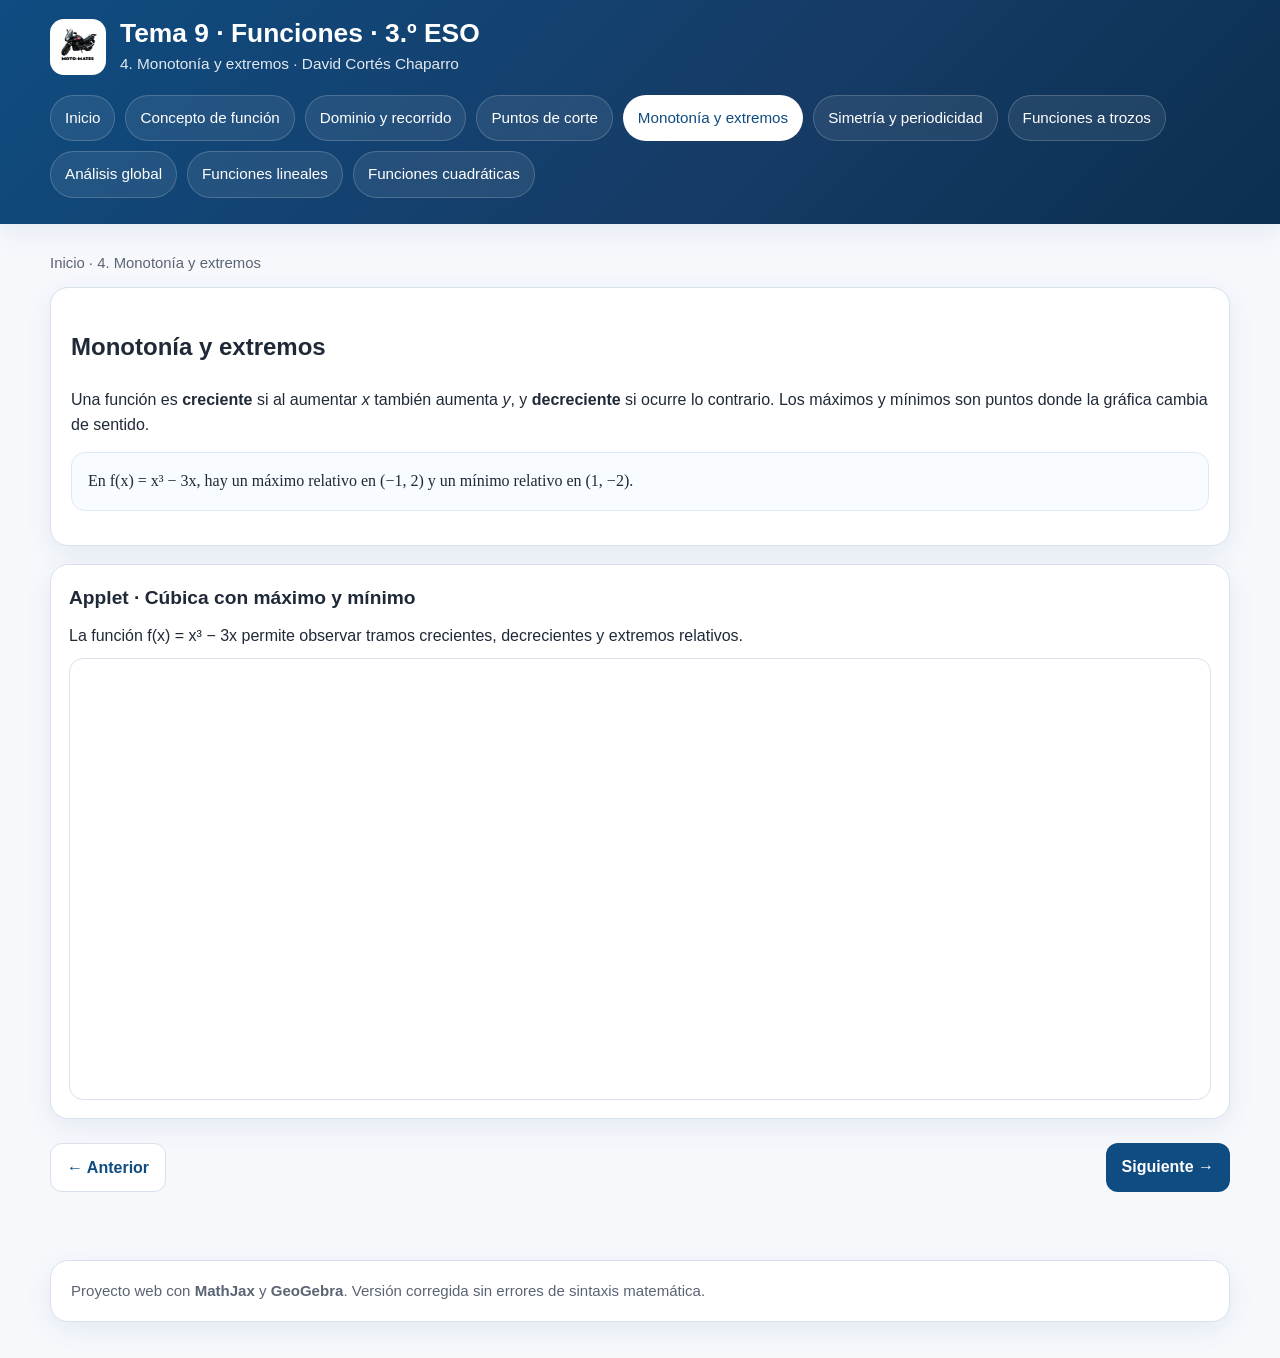
<file: pages/monotonia.html>
<!doctype html>
<html lang="es"><head><meta charset="utf-8"><meta name="viewport" content="width=device-width,initial-scale=1"><title>4. Monotonía y extremos · Tema 9</title><link rel="stylesheet" href="../css/styles.css"><script src="https://www.geogebra.org/apps/deployggb.js"></script><script src="../js/ggb-helper.js"></script></head>
<body><header class="site-header"><div class="container"><div class="topbar"><div class="brand"><img src="../assets/moto-mates.png" alt="Logo Moto-Mates"><div class="brand-text"><h1>Tema 9 · Funciones · 3.º ESO</h1><p>4. Monotonía y extremos · David Cortés Chaparro</p></div></div><nav class="nav"><a href="../index.html">Inicio</a><a href="concepto.html">Concepto de función</a><a href="dominio.html">Dominio y recorrido</a><a href="cortes.html">Puntos de corte</a><a href="monotonia.html" class="active">Monotonía y extremos</a><a href="simetria.html">Simetría y periodicidad</a><a href="trozos.html">Funciones a trozos</a><a href="analisis.html">Análisis global</a><a href="lineales.html">Funciones lineales</a><a href="cuadraticas.html">Funciones cuadráticas</a></nav></div></div></header>
<main><div class="container"><div class="breadcrumbs"><a href="../index.html">Inicio</a> · 4. Monotonía y extremos</div>
<section class="card"><h2>Monotonía y extremos</h2><p>Una función es <strong>creciente</strong> si al aumentar <em>x</em> también aumenta <em>y</em>, y <strong>decreciente</strong> si ocurre lo contrario. Los máximos y mínimos son puntos donde la gráfica cambia de sentido.</p><div class="math-box formula-block">En f(x) = x³ − 3x, hay un máximo relativo en (−1, 2) y un mínimo relativo en (1, −2).</div></section>
<section class="ggb-card"><h3>Applet · Cúbica con máximo y mínimo</h3><p>La función f(x) = x³ − 3x permite observar tramos crecientes, decrecientes y extremos relativos.</p><div class="ggb-wrap"><div id="ggb-mon" class="ggb-container"></div></div></section>
<div class="page-nav"><a class="button secondary" href="cortes.html">← Anterior</a><a class="button" href="simetria.html">Siguiente →</a></div></div></main>
<footer><div class="container"><div class="footer-box">Proyecto web con <strong>MathJax</strong> y <strong>GeoGebra</strong>. Versión corregida sin errores de sintaxis matemática.</div></div></footer>
<script>
createApplet('ggb-mon', api => {
  setAxes(api,-3.5,3.5,-4,4);
  safeEval(api,['f(x)=x^3-3x','A=(-1,2)','B=(1,-2)']);
  styleLine(api,'f',15,76,129,6);
  stylePoint(api,'A',220,38,38,7);
  stylePoint(api,'B',245,158,11,7);
  hideLabels(api,['f']);
  showLabels(api,['A','B']);
});
</script>
</body></html>
</file>
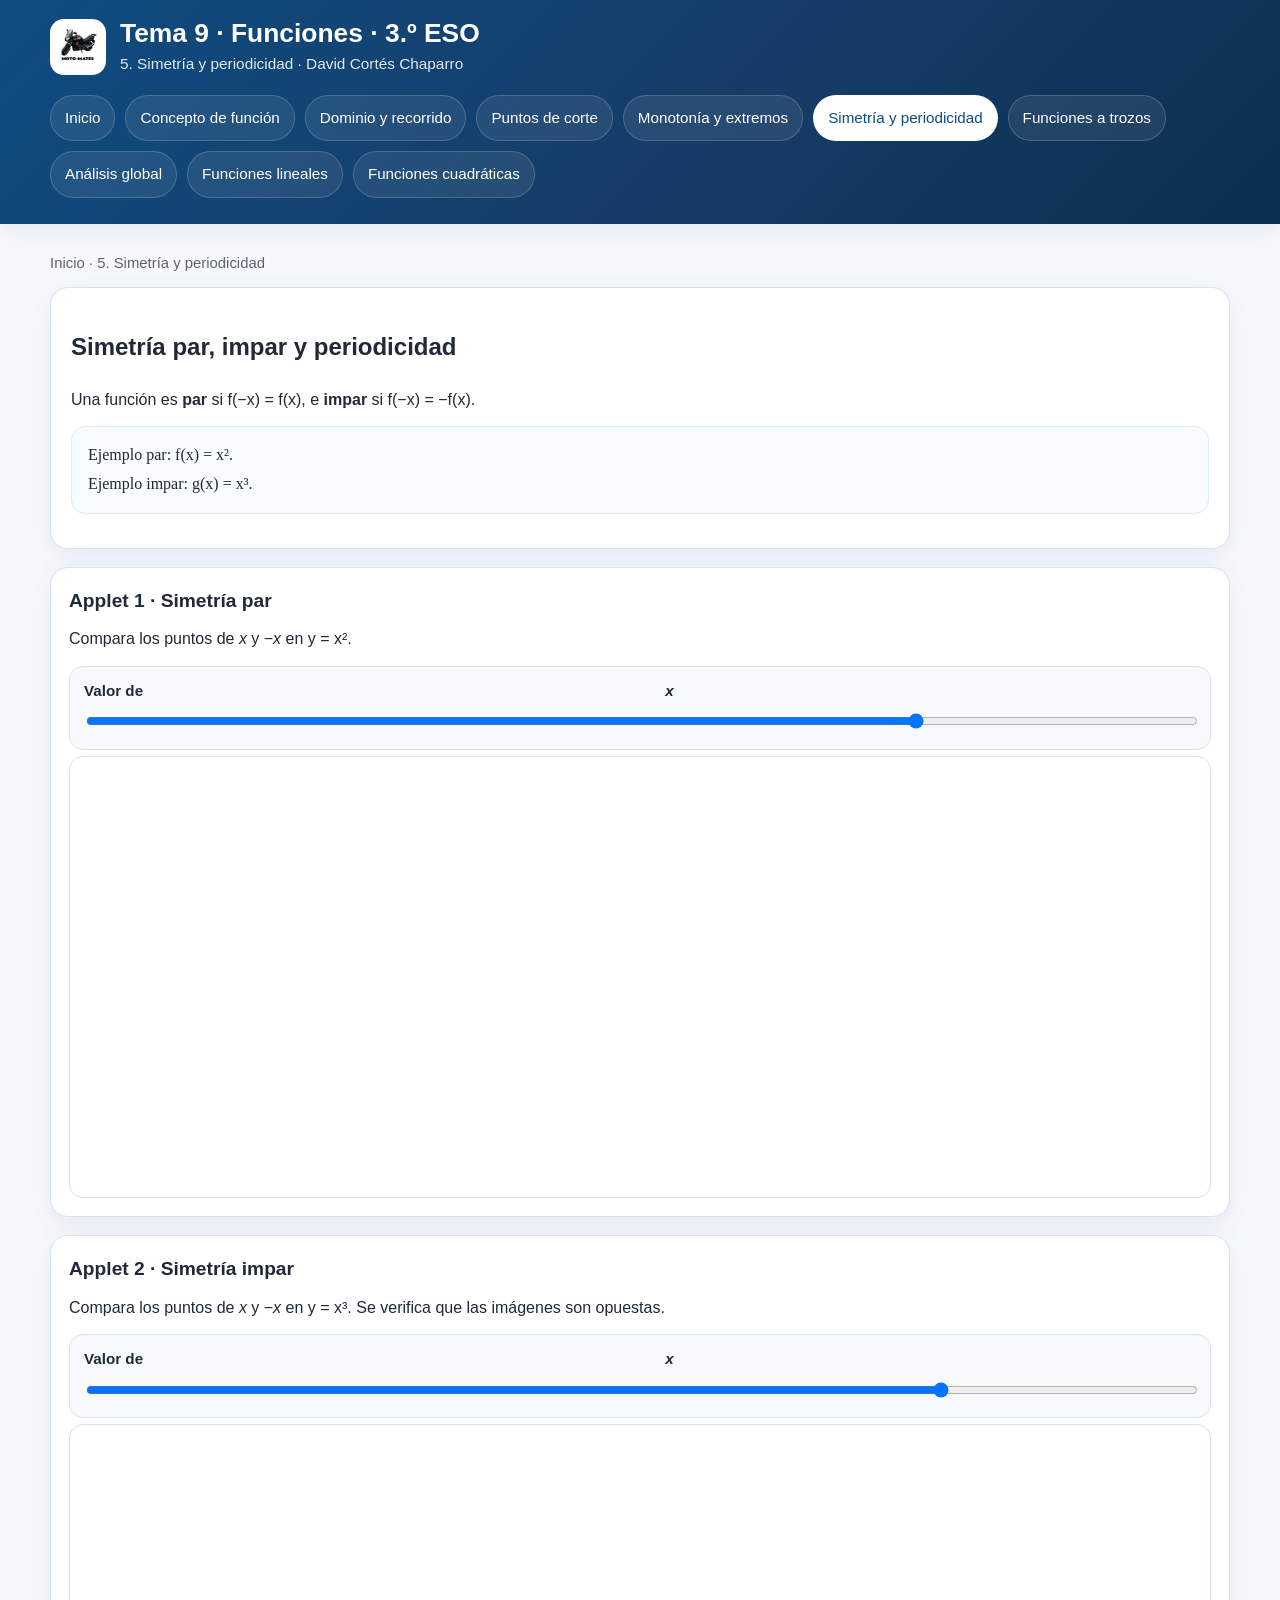
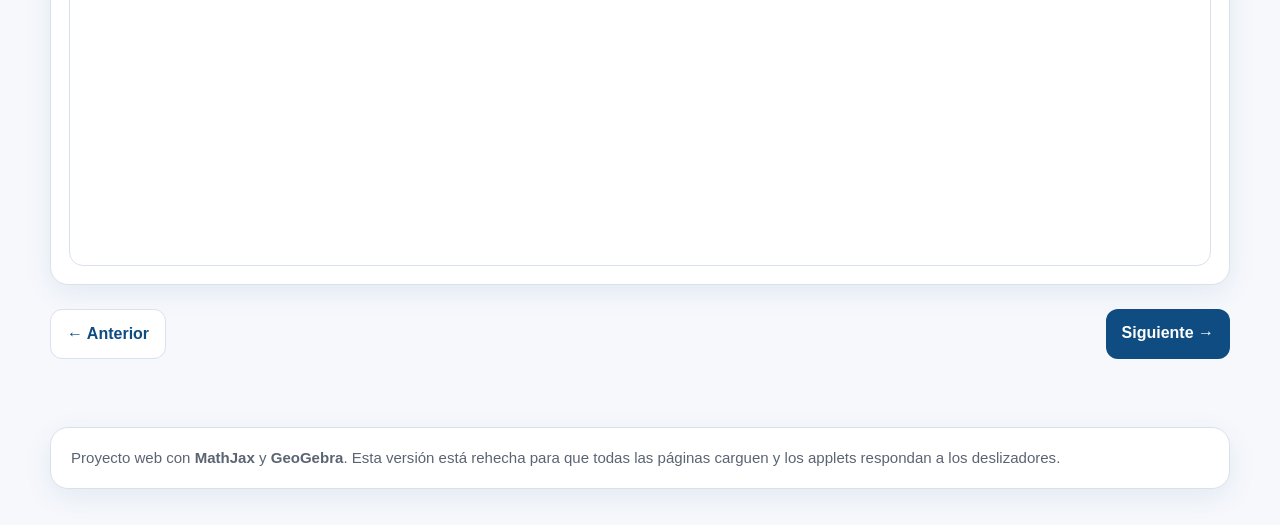
<file: pages/simetria.html>
<!doctype html>
<html lang="es">
<head>
  <meta charset="utf-8">
  <meta name="viewport" content="width=device-width,initial-scale=1">
  <title>5. Simetría y periodicidad · Tema 9</title>
  <link rel="stylesheet" href="../css/styles.css">
  
  
  <script src="https://www.geogebra.org/apps/deployggb.js"></script>
  <script src="../js/ggb-helper.js"></script>
</head>
<body>
<header class="site-header">
  <div class="container">
    <div class="topbar">
      <div class="brand">
        <img src="../assets/moto-mates.png" alt="Logo Moto-Mates">
        <div class="brand-text">
          <h1>Tema 9 · Funciones · 3.º ESO</h1>
          <p>5. Simetría y periodicidad · David Cortés Chaparro</p>
        </div>
      </div>
      <nav class="nav">
        <a href="../index.html">Inicio</a><a href="concepto.html" class="">Concepto de función</a><a href="dominio.html" class="">Dominio y recorrido</a><a href="cortes.html" class="">Puntos de corte</a><a href="monotonia.html" class="">Monotonía y extremos</a><a href="simetria.html" class="active">Simetría y periodicidad</a><a href="trozos.html" class="">Funciones a trozos</a><a href="analisis.html" class="">Análisis global</a><a href="lineales.html" class="">Funciones lineales</a><a href="cuadraticas.html" class="">Funciones cuadráticas</a>
      </nav>
    </div>
  </div>
</header>
<main>
  <div class="container">
    <div class="breadcrumbs"><a href="../index.html">Inicio</a> · 5. Simetría y periodicidad</div>
    
<section class="card"><h2>Simetría par, impar y periodicidad</h2><p>Una función es <strong>par</strong> si f(−x) = f(x), e <strong>impar</strong> si f(−x) = −f(x).</p><div class="math-box formula-block">Ejemplo par: f(x) = x².<br>Ejemplo impar: g(x) = x³.</div></section>
<section class="ggb-card"><h3>Applet 1 · Simetría par</h3><p>Compara los puntos de <em>x</em> y −<em>x</em> en y = x².</p><div class="controls"><div class="control"><label>Valor de <em>x</em> <span id="par-x-value"></span></label><input id="par-x" type="range" min="-3" max="3" step="0.1" value="1.5"></div></div><div class="ggb-wrap"><div id="ggb-par" class="ggb-container"></div></div></section>
<section class="ggb-card"><h3>Applet 2 · Simetría impar</h3><p>Compara los puntos de <em>x</em> y −<em>x</em> en y = x³. Se verifica que las imágenes son opuestas.</p><div class="controls"><div class="control"><label>Valor de <em>x</em> <span id="imp-x-value"></span></label><input id="imp-x" type="range" min="-2.2" max="2.2" step="0.1" value="1.2"></div></div><div class="ggb-wrap"><div id="ggb-imp" class="ggb-container"></div></div></section>

    <div class="page-nav"><a class="button secondary" href="monotonia.html">← Anterior</a><a class="button" href="trozos.html">Siguiente →</a></div>
  </div>
</main>
<footer>
  <div class="container"><div class="footer-box">Proyecto web con <strong>MathJax</strong> y <strong>GeoGebra</strong>. Esta versión está rehecha para que todas las páginas carguen y los applets respondan a los deslizadores.</div></div>
</footer>
<script>

let appPar, appImp;
createApplet('ggb-par', api => { appPar=api; setAxes(api,-4,4,-1,10); safeEval(api,['tPar=1.5','f(x)=x^2','A=(tPar,f(tPar))','B=(-tPar,f(-tPar))']); styleLine(api,'f',15,76,129,6); stylePoint(api,'A',245,158,11,6); stylePoint(api,'B',220,38,38,6); hideLabels(api,['f']); });
createApplet('ggb-imp', api => { appImp=api; setAxes(api,-3,3,-10,10); safeEval(api,['tImp=1.2','g(x)=x^3','C=(tImp,g(tImp))','D=(-tImp,g(-tImp))']); styleLine(api,'g',15,76,129,6); stylePoint(api,'C',245,158,11,6); stylePoint(api,'D',220,38,38,6); hideLabels(api,['g']); });
bindRange('par-x','par-x-value', value => { if(appPar) safeSetNumeric(appPar,'tPar',value); },1);
bindRange('imp-x','imp-x-value', value => { if(appImp) safeSetNumeric(appImp,'tImp',value); },1);

</script>
</body></html>
</file>
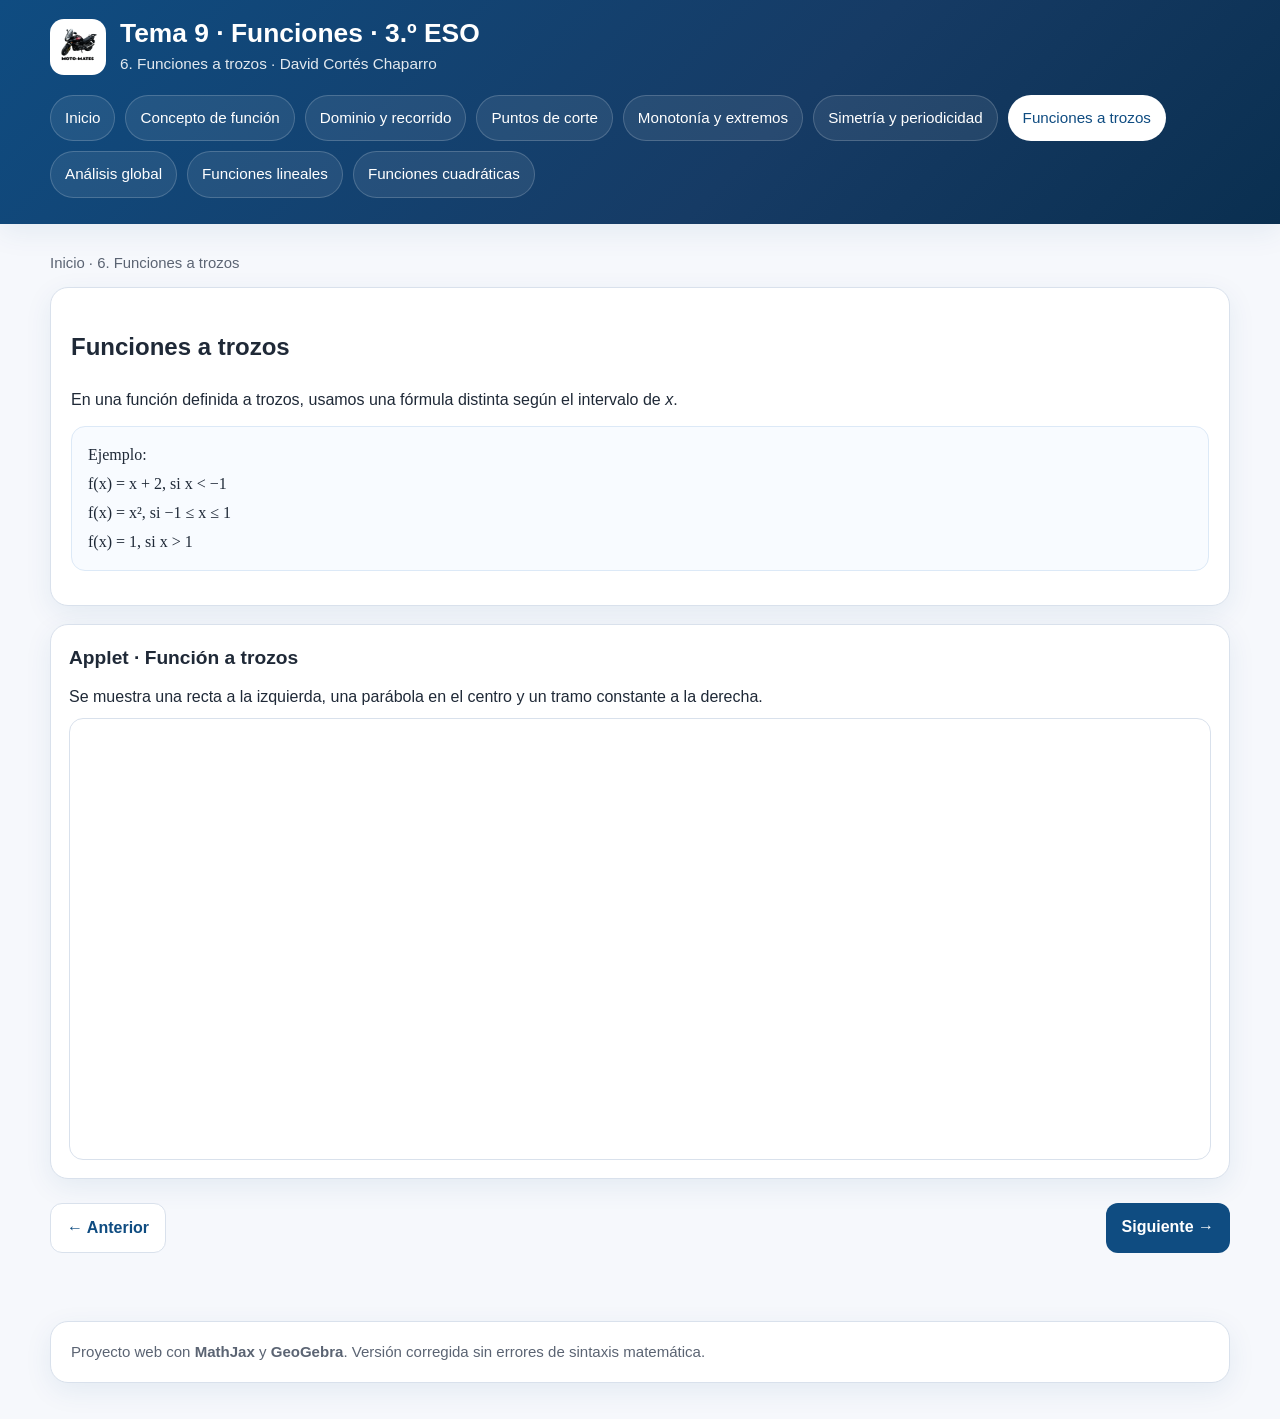
<file: pages/trozos.html>
<!doctype html>
<html lang="es"><head><meta charset="utf-8"><meta name="viewport" content="width=device-width,initial-scale=1"><title>6. Funciones a trozos · Tema 9</title><link rel="stylesheet" href="../css/styles.css"><script src="https://www.geogebra.org/apps/deployggb.js"></script><script src="../js/ggb-helper.js"></script></head>
<body><header class="site-header"><div class="container"><div class="topbar"><div class="brand"><img src="../assets/moto-mates.png" alt="Logo Moto-Mates"><div class="brand-text"><h1>Tema 9 · Funciones · 3.º ESO</h1><p>6. Funciones a trozos · David Cortés Chaparro</p></div></div><nav class="nav"><a href="../index.html">Inicio</a><a href="concepto.html">Concepto de función</a><a href="dominio.html">Dominio y recorrido</a><a href="cortes.html">Puntos de corte</a><a href="monotonia.html">Monotonía y extremos</a><a href="simetria.html">Simetría y periodicidad</a><a href="trozos.html" class="active">Funciones a trozos</a><a href="analisis.html">Análisis global</a><a href="lineales.html">Funciones lineales</a><a href="cuadraticas.html">Funciones cuadráticas</a></nav></div></div></header>
<main><div class="container"><div class="breadcrumbs"><a href="../index.html">Inicio</a> · 6. Funciones a trozos</div>
<section class="card"><h2>Funciones a trozos</h2><p>En una función definida a trozos, usamos una fórmula distinta según el intervalo de <em>x</em>.</p><div class="math-box formula-block">Ejemplo:<br>f(x) = x + 2, si x &lt; −1<br>f(x) = x², si −1 ≤ x ≤ 1<br>f(x) = 1, si x &gt; 1</div></section>
<section class="ggb-card"><h3>Applet · Función a trozos</h3><p>Se muestra una recta a la izquierda, una parábola en el centro y un tramo constante a la derecha.</p><div class="ggb-wrap"><div id="ggb-trozos" class="ggb-container"></div></div></section>
<div class="page-nav"><a class="button secondary" href="simetria.html">← Anterior</a><a class="button" href="analisis.html">Siguiente →</a></div></div></main>
<footer><div class="container"><div class="footer-box">Proyecto web con <strong>MathJax</strong> y <strong>GeoGebra</strong>. Versión corregida sin errores de sintaxis matemática.</div></div></footer>
<script>
createApplet('ggb-trozos', api => {
  setAxes(api,-4,4,-1,4);
  safeEval(api,['f(x)=If(x<-1,x+2,If(x<=1,x^2,1))','A=(-1,1)','B=(1,1)']);
  styleLine(api,'f',15,76,129,6);
  stylePoint(api,'A',220,38,38,6);
  stylePoint(api,'B',245,158,11,6);
  hideLabels(api,['f']);
  showLabels(api,['A','B']);
});
</script>
</body></html>
</file>
<file: css/styles.css>
:root{
  --bg:#f6f8fc;
  --card:#ffffff;
  --ink:#1f2937;
  --muted:#5b6473;
  --primary:#0f4c81;
  --primary-2:#1f6fb2;
  --accent:#f59e0b;
  --border:#d9e1ec;
  --shadow:0 8px 28px rgba(15,76,129,.08);
  --radius:18px;
}
*{box-sizing:border-box}
html{scroll-behavior:smooth}
body{
  margin:0;
  font-family: "Segoe UI", Roboto, Arial, sans-serif;
  color:var(--ink);
  background:linear-gradient(180deg,#eef4fb 0%, var(--bg) 140px, var(--bg) 100%);
  line-height:1.6;
}
a{color:var(--primary-2);text-decoration:none}
a:hover{text-decoration:underline}
header.site-header{
  background:linear-gradient(135deg,var(--primary),#163b65 60%, #0a2f50 100%);
  color:white;
  padding:18px 0 26px;
  box-shadow:var(--shadow);
}
.container{
  width:min(1180px, calc(100% - 32px));
  margin:0 auto;
}
.topbar{
  display:flex;
  align-items:center;
  justify-content:space-between;
  gap:18px;
  flex-wrap:wrap;
}
.brand{
  display:flex;
  align-items:center;
  gap:14px;
}
.brand img{
  width:56px;height:56px;object-fit:contain;
  border-radius:14px;
  background:white;
  padding:6px;
}
.brand-text h1{
  margin:0;
  font-size:1.65rem;
  line-height:1.15;
}
.brand-text p{
  margin:4px 0 0;
  color:rgba(255,255,255,.88);
  font-size:.96rem;
}
.nav{
  display:flex;
  gap:10px;
  flex-wrap:wrap;
}
.nav a{
  color:white;
  padding:10px 14px;
  border-radius:999px;
  border:1px solid rgba(255,255,255,.18);
  background:rgba(255,255,255,.08);
  font-size:.95rem;
}
.nav a:hover,.nav a.active{
  background:white;
  color:var(--primary);
  text-decoration:none;
}
main{
  padding:28px 0 44px;
}
.hero,.card,.ggb-card,.notice{
  background:var(--card);
  border:1px solid var(--border);
  border-radius:var(--radius);
  box-shadow:var(--shadow);
}
.hero{
  padding:28px;
  display:grid;
  grid-template-columns:1.2fr .8fr;
  gap:24px;
  align-items:center;
}
.hero h2{
  margin:0 0 10px;
  font-size:2rem;
  line-height:1.15;
}
.hero p{margin:.6rem 0}
.hero ul{
  margin:.8rem 0 0 1.2rem;
  padding:0;
}
.cta-row{
  display:flex;gap:12px;flex-wrap:wrap;margin-top:18px;
}
.button{
  display:inline-block;
  background:var(--primary);
  color:white;
  border:none;
  border-radius:12px;
  padding:11px 16px;
  font-weight:600;
}
.button.secondary{
  background:white;
  color:var(--primary);
  border:1px solid var(--border);
}
.button:hover{text-decoration:none;filter:brightness(1.03)}
.grid{
  display:grid;
  gap:18px;
}
.grid.cards-3{grid-template-columns:repeat(3,1fr)}
.grid.cards-2{grid-template-columns:repeat(2,1fr)}
.card{
  padding:20px;
}
.card h3,.ggb-card h3{
  margin:0 0 10px;
  font-size:1.2rem;
}
.card p,.ggb-card p{margin:.55rem 0}
.kpi{
  display:grid;
  grid-template-columns:repeat(3,1fr);
  gap:14px;
  margin-top:18px;
}
.kpi .mini{
  padding:14px;
  border-radius:14px;
  background:#f4f8fe;
  border:1px solid var(--border);
}
.kpi .mini strong{
  display:block;
  font-size:1.2rem;
  color:var(--primary);
}
.section-title{
  margin:26px 0 12px;
  font-size:1.55rem;
}
.lead{
  font-size:1.05rem;
  color:var(--muted);
}
.page-layout{
  display:grid;
  grid-template-columns:minmax(0, 1fr) 300px;
  gap:20px;
}
.sidebar{
  position:sticky; top:18px;
  align-self:start;
}
.sidebar .card{padding:18px}
.sidebar ol{
  margin:0 0 0 1.15rem;
  padding:0;
}
.sidebar li{margin:.35rem 0}
.notice{
  padding:16px 18px;
  margin-bottom:18px;
}
.notice strong{color:var(--primary)}
.math-box{
  background:#f8fbff;
  border:1px solid #dce9f7;
  border-radius:14px;
  padding:14px 16px;
  margin:14px 0;
}
.ggb-card{
  padding:18px;
  margin:18px 0;
}
.ggb-wrap{
  border:1px solid var(--border);
  border-radius:14px;
  overflow:hidden;
  background:#fff;
}
.ggb-container{
  width:100%;
  min-height:440px;
}
.controls{
  display:grid;
  grid-template-columns:repeat(auto-fit,minmax(210px,1fr));
  gap:14px;
  margin:14px 0 6px;
}
.control{
  background:#f7f9fc;
  border:1px solid var(--border);
  border-radius:14px;
  padding:12px 14px;
}
.control label{
  display:flex;
  justify-content:space-between;
  gap:10px;
  font-weight:600;
  font-size:.95rem;
}
.control input[type=range]{
  width:100%;
  margin-top:10px;
}
.tip-list{
  margin:.5rem 0 0 1rem;
}
.tip-list li{margin:.35rem 0}
.breadcrumbs{
  font-size:.93rem;
  margin-bottom:12px;
  color:var(--muted);
}
.breadcrumbs a{color:var(--muted)}
.page-nav{
  display:flex;
  justify-content:space-between;
  gap:12px;
  flex-wrap:wrap;
  margin-top:24px;
}
footer{
  color:var(--muted);
  padding:24px 0 36px;
  font-size:.94rem;
}
footer .footer-box{
  background:white;
  border:1px solid var(--border);
  border-radius:var(--radius);
  padding:18px 20px;
  box-shadow:var(--shadow);
}
.code{
  font-family: Consolas, monospace;
  background:#f3f4f6;
  padding:.05rem .35rem;
  border-radius:6px;
}
@media (max-width: 980px){
  .hero, .page-layout{grid-template-columns:1fr}
  .grid.cards-3{grid-template-columns:1fr}
  .grid.cards-2{grid-template-columns:1fr}
  .sidebar{position:static}
}

.formula{font-family:Cambria, "Times New Roman", serif; font-style:italic;}
.formula-block{font-family:Cambria, "Times New Roman", serif; line-height:1.8;}
</file>
